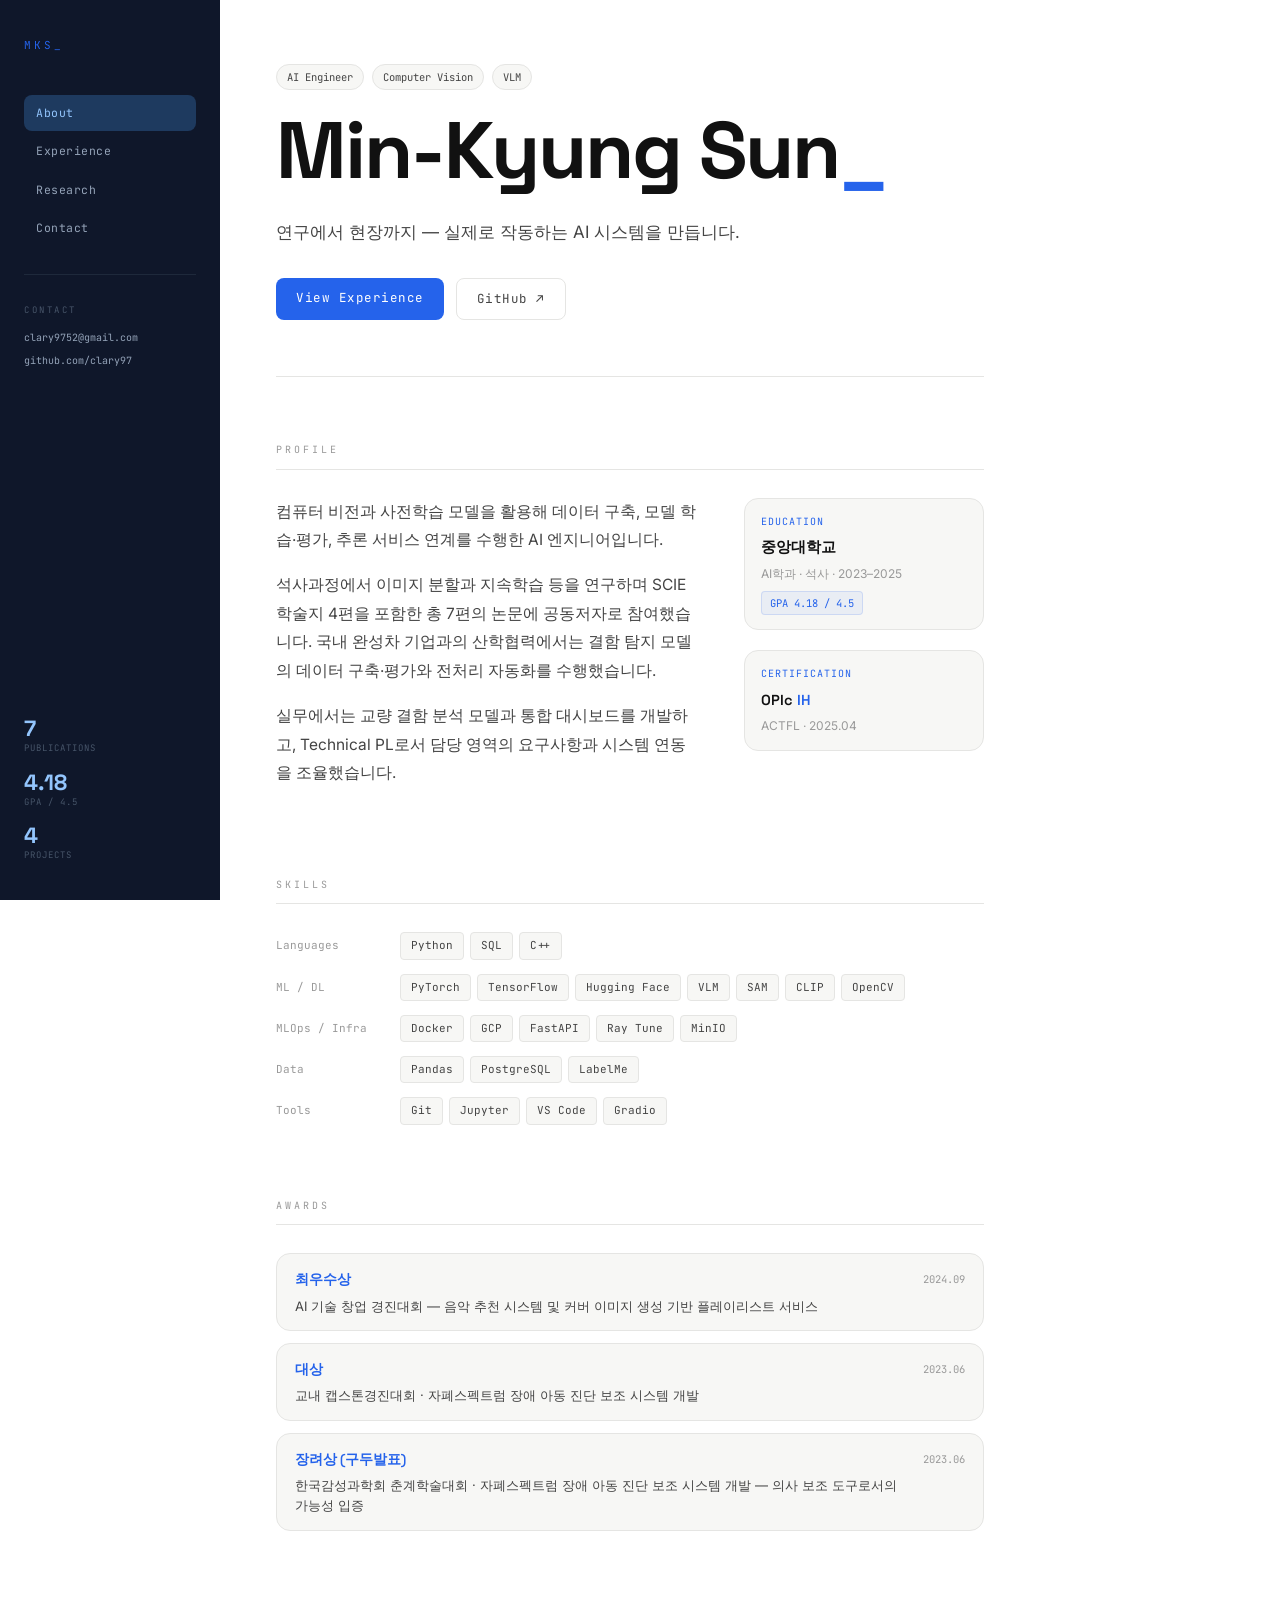
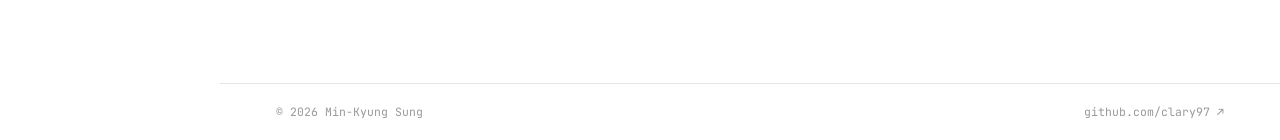
<file: index.html>
<!DOCTYPE html>
<html lang="en">
<head>
<meta charset="UTF-8">
<meta name="viewport" content="width=device-width, initial-scale=1.0">
<title>Min-Kyung Sung — AI Engineer</title>
<link href="https://fonts.googleapis.com/css2?family=Space+Grotesk:wght@400;500;600;700&family=Inter:wght@300;400;500&family=JetBrains+Mono:wght@400;500&display=swap" rel="stylesheet">
<style>
/* ── TOKENS ── */
:root {
  --bg:          #ffffff;
  --surface:     #f7f7f5;
  --surface-2:   #efefed;
  --border:      #e5e5e3;
  --accent:      #2563eb;
  --accent-dim:  #1d4ed8;
  --accent-glow: #2563eb10;
  --text:        #111111;
  --text-mid:    #444444;
  --text-faint:  #999999;
  --green:       #16a34a;
  --side-bg:     #0f172a;   /* 사이드바 배경 */
  --side-text:   #f1f5f9;
  --side-mid:    #94a3b8;
  --side-faint:  #475569;
  --side-border: #1e293b;
  --mono:        'JetBrains Mono', monospace;
  --sans:        'Inter', sans-serif;
  --display:     'Space Grotesk', sans-serif;
  --radius:      8px;
  --radius-lg:   14px;
  --side-w:      220px;
}

*, *::before, *::after { box-sizing: border-box; margin: 0; padding: 0; }
html { scroll-behavior: smooth; }

/* ── 전체 레이아웃: 사이드바 + 메인 ── */
body {
  font-family: var(--sans);
  background: var(--bg);
  color: var(--text);
  font-size: 16px;
  line-height: 1.75;
  -webkit-font-smoothing: antialiased;
  display: grid;
  grid-template-columns: var(--side-w) 1fr;
  min-height: 100vh;
}

/* ── SIDEBAR ── */
.sidebar {
  background: var(--side-bg);
  position: fixed;
  top: 0; left: 0;
  width: var(--side-w);
  height: 100vh;
  display: flex;
  flex-direction: column;
  padding: 36px 24px;
  overflow-y: auto;
  z-index: 100;
}

.side-logo {
  font-family: var(--mono);
  font-size: 11px;
  color: var(--accent);
  letter-spacing: 3px;
  text-decoration: none;
  margin-bottom: 40px;
}

.side-nav {
  display: flex;
  flex-direction: column;
  gap: 2px;
  list-style: none;
}

.side-nav a {
  display: block;
  font-family: var(--mono);
  font-size: 11.5px;
  color: var(--side-mid);
  text-decoration: none;
  padding: 8px 12px;
  border-radius: var(--radius);
  letter-spacing: 0.5px;
  transition: color 0.15s, background 0.15s;
}

.side-nav a:hover  { color: var(--side-text); background: var(--side-border); }
.side-nav a.active { color: #93c5fd; background: #1e3a5f; }

/* 구분선 */
.side-divider {
  height: 1px;
  background: var(--side-border);
  margin: 28px 0;
}

.side-section-label {
  font-family: var(--mono);
  font-size: 9px;
  color: var(--side-faint);
  letter-spacing: 2.5px;
  margin-bottom: 10px;
}

.side-contact { display: flex; flex-direction: column; gap: 6px; }

.side-contact a,
.side-contact span {
  font-family: var(--mono);
  font-size: 10px;
  color: var(--side-mid);
  text-decoration: none;
  word-break: break-all;
  transition: color 0.15s;
}
.side-contact a:hover { color: var(--side-text); }

/* 사이드바 하단 핵심 수치 */
.side-stats { display: flex; flex-direction: column; gap: 14px; margin-top: auto; padding-top: 28px; }

.side-stat-num {
  font-family: var(--display);
  font-size: 22px;
  font-weight: 700;
  color: #93c5fd;
  line-height: 1;
}
.side-stat-label {
  font-family: var(--mono);
  font-size: 9px;
  color: var(--side-faint);
  letter-spacing: 1px;
  margin-top: 2px;
}

/* ── MAIN (우측 스크롤 영역) ── */
main {
  grid-column: 2;
  padding: 0 56px 80px;
  max-width: 820px;
}

/* ── HERO: 이름 크게 ── */
.hero {
  padding: 64px 0 56px;
  border-bottom: 1px solid var(--border);
  margin-bottom: 64px;
}

.hero-eyebrow {
  display: flex;
  gap: 8px;
  flex-wrap: wrap;
  margin-bottom: 20px;
}

.hero-name {
  font-family: var(--display);
  font-size: clamp(48px, 7vw, 80px);   /* C처럼 크게 */
  font-weight: 700;
  line-height: 1.0;
  letter-spacing: -2px;
  color: var(--text);
  margin-bottom: 20px;
  min-height: 1.1em;
}

.hero-name .accent-char { color: var(--accent); }

.hero-sub {
  font-size: 17px;
  color: var(--text-mid);
  line-height: 1.65;
  margin-bottom: 32px;
  max-width: 520px;
}

.hero-cta {
  display: flex;
  gap: 12px;
  flex-wrap: wrap;
}

.btn {
  font-family: var(--mono);
  font-size: 12.5px;
  padding: 9px 20px;
  border-radius: var(--radius);
  text-decoration: none;
  border: none;
  cursor: pointer;
  transition: all 0.15s;
  letter-spacing: 0.5px;
}
.btn-primary { background: var(--accent); color: #fff; }
.btn-primary:hover { background: var(--accent-dim); }
.btn-ghost {
  background: transparent;
  color: var(--text-mid);
  border: 1px solid var(--border);
}
.btn-ghost:hover { border-color: var(--accent); color: var(--accent); }

/* ── SECTIONS ── */
.section { margin-bottom: 72px; }

.section-label {
  font-size: 10px;
  color: var(--text-faint);
  letter-spacing: 3px;
  margin-bottom: 28px;
  border-bottom: 1px solid var(--border);
  padding-bottom: 10px;
}

/* ── PAGE HERO (내부 페이지용) ── */
.page-hero {
  padding: 56px 0 44px;
  border-bottom: 1px solid var(--border);
  margin-bottom: 56px;
}
.page-eyebrow {
  font-size: 11px;
  color: var(--accent);
  letter-spacing: 1px;
  margin-bottom: 10px;
}
.page-title {
  font-family: var(--display);
  font-size: clamp(30px, 4vw, 46px);
  font-weight: 700;
  line-height: 1.1;
  letter-spacing: -0.5px;
}
.page-subtitle {
  font-size: 15px;
  color: var(--text-mid);
  margin-top: 10px;
}

/* ── PROFILE ── */
.profile-grid {
  display: grid;
  grid-template-columns: 1fr 240px;
  gap: 48px;
  align-items: start;
}

.profile-text p {
  color: var(--text-mid);
  margin-bottom: 16px;
  font-size: 15.5px;
  line-height: 1.85;
}
.profile-text em { font-style: italic; color: var(--text); }

.profile-motto {
  color: var(--text) !important;
  font-size: 14.5px !important;
  border-left: 2px solid var(--accent);
  padding-left: 16px !important;
  margin-top: 24px !important;
}

.profile-meta { display: flex; flex-direction: column; gap: 20px; }

.meta-block {
  border: 1px solid var(--border);
  border-radius: var(--radius-lg);
  padding: 14px 16px;
  background: var(--surface);
}
.meta-label {
  font-size: 10px;
  color: var(--accent);
  letter-spacing: 1px;
  margin-bottom: 5px;
}
.meta-value {
  font-family: var(--display);
  font-size: 14.5px;
  font-weight: 600;
  color: var(--text);
}
.meta-value .accent { color: var(--accent); }
.meta-sub {
  font-size: 12px;
  color: var(--text-faint);
  margin-top: 2px;
}
.gpa-badge {
  display: inline-block;
  margin-top: 7px;
  font-size: 10.5px;
  color: var(--accent);
  background: var(--accent-glow);
  border: 1px solid #2563eb25;
  padding: 2px 8px;
  border-radius: 4px;
}

/* ── SKILLS ── */
.skills-grid { display: flex; flex-direction: column; gap: 14px; }
.skill-group { display: grid; grid-template-columns: 110px 1fr; gap: 14px; align-items: start; }
.skill-group-label {
  font-family: var(--mono);
  font-size: 11px;
  color: var(--text-faint);
  padding-top: 4px;
}
.tags { display: flex; flex-wrap: wrap; gap: 6px; }
.tag {
  font-family: var(--mono);
  font-size: 11px;
  background: var(--surface);
  color: var(--text-mid);
  border: 1px solid var(--border);
  padding: 3px 10px;
  border-radius: 4px;
}
.tag.tag-sm { font-size: 10px; padding: 2px 8px; }

/* ── AWARDS ── */
.awards-list { display: flex; flex-direction: column; gap: 12px; }
.award-item {
  display: flex;
  justify-content: space-between;
  align-items: flex-start;
  gap: 20px;
  padding: 14px 18px;
  border: 1px solid var(--border);
  border-radius: var(--radius-lg);
  background: var(--surface);
  transition: border-color 0.15s;
}
.award-item:hover { border-color: #2563eb50; }
.award-left { display: flex; flex-direction: column; gap: 4px; }
.award-rank {
  font-family: var(--display);
  font-size: 13.5px;
  font-weight: 600;
  color: var(--accent);
}
.award-desc { font-size: 13px; color: var(--text-mid); line-height: 1.55; }
.award-date { font-size: 10.5px; color: var(--text-faint); white-space: nowrap; margin-top: 2px; }

/* ── EXPERIENCE ── */
.exp-entry {
  display: grid;
  grid-template-columns: 100px 1fr;
  gap: 0 28px;
  margin-bottom: 60px;
}
.exp-entry:last-child { margin-bottom: 0; }
.exp-sidebar { display: flex; flex-direction: column; align-items: flex-end; }
.exp-period {
  font-size: 10.5px;
  color: var(--text-faint);
  text-align: right;
  line-height: 1.6;
  padding-top: 4px;
}
.exp-line {
  flex: 1; width: 1px;
  background: var(--border);
  margin: 10px 0 0;
  align-self: center;
  margin-right: -1px;
}
.exp-header {
  display: flex;
  justify-content: space-between;
  align-items: flex-start;
  margin-bottom: 10px;
}
.exp-company {
  font-family: var(--display);
  font-size: 18px;
  font-weight: 600;
  color: var(--text);
}
.exp-role {
  font-size: 11.5px;
  color: var(--accent);
  letter-spacing: 0.5px;
  margin-top: 2px;
}
.status-badge {
  font-family: var(--mono);
  font-size: 10px;
  color: #16a34a;
  background: #f0fdf4;
  border: 1px solid #bbf7d0;
  padding: 2px 10px;
  border-radius: 20px;
}
.research-focus {
  font-size: 11.5px;
  color: var(--accent);
  margin-bottom: 18px;
  font-style: italic;
}
.project-card {
  border: 1px solid var(--border);
  border-radius: var(--radius-lg);
  padding: 18px 20px;
  background: var(--surface);
  margin-bottom: 12px;
  transition: border-color 0.15s;
}
.project-card:hover { border-color: #2563eb50; }
.project-card:last-child { margin-bottom: 0; }
.project-card-header {
  display: flex;
  justify-content: space-between;
  align-items: flex-start;
  gap: 14px;
  margin-bottom: 12px;
  flex-wrap: wrap;
}
.project-name {
  font-family: var(--display);
  font-size: 13.5px;
  font-weight: 600;
  color: var(--text);
  line-height: 1.4;
}
.project-period {
  display: block;
  font-size: 10.5px;
  color: var(--text-faint);
  margin-top: 2px;
}
.project-tags { display: flex; flex-wrap: wrap; gap: 4px; }
.bullet-list { list-style: none; display: flex; flex-direction: column; gap: 10px; }
.bullet-list li {
  font-size: 13.5px;
  color: var(--text-mid);
  line-height: 1.7;
  padding-left: 16px;
  position: relative;
}
.bullet-list li::before {
  content: '▸';
  position: absolute;
  left: 0;
  color: var(--accent);
  font-size: 10px;
  top: 4px;
}
.bullet-title {
  display: inline;
  font-weight: 600;
  color: var(--text);
  margin-right: 6px;
}
.metrics-row {
  display: flex;
  gap: 24px;
  margin-top: 14px;
  padding-top: 14px;
  border-top: 1px solid var(--border);
  flex-wrap: wrap;
}
.metric { display: flex; flex-direction: column; }
.metric-val {
  font-family: var(--display);
  font-size: 19px;
  font-weight: 700;
  color: var(--accent);
  line-height: 1;
}
.metric-label {
  font-family: var(--mono);
  font-size: 10px;
  color: var(--text-faint);
  margin-top: 3px;
  letter-spacing: 0.3px;
}

/* ── PUBLICATIONS ── */
.pub-filters { display: flex; gap: 6px; margin-bottom: 28px; flex-wrap: wrap; }
.filter-btn {
  font-family: var(--mono);
  font-size: 11.5px;
  background: transparent;
  color: var(--text-mid);
  border: 1px solid var(--border);
  padding: 5px 14px;
  border-radius: var(--radius);
  cursor: pointer;
  transition: all 0.15s;
}
.filter-btn:hover { border-color: #2563eb50; color: var(--text); }
.filter-btn.active { background: var(--accent-glow); border-color: #2563eb50; color: var(--accent); }
.pub-list { display: flex; flex-direction: column; gap: 2px; }
.pub-item {
  display: grid;
  grid-template-columns: 32px 1fr;
  gap: 18px;
  padding: 18px;
  border-radius: var(--radius-lg);
  border: 1px solid transparent;
  transition: all 0.15s;
  align-items: start;
}
.pub-item:hover { background: var(--surface); border-color: var(--border); }
.pub-item.hidden { display: none; }
.pub-number { font-size: 11.5px; color: var(--text-faint); padding-top: 2px; }
.pub-venue-row { display: flex; align-items: baseline; gap: 8px; margin-bottom: 5px; }
.pub-venue {
  font-family: var(--mono);
  font-size: 10.5px;
  padding: 2px 7px;
  border-radius: 4px;
  font-style: italic;
}
.pub-venue.journal   { background: var(--accent-glow); color: var(--accent); border: 1px solid #2563eb25; }
.pub-venue.conference{ background: #f3f0ff; color: #6d28d9; border: 1px solid #ddd6fe; }
.pub-year { font-size: 10.5px; color: var(--text-faint); }
.pub-title {
  font-family: var(--display);
  font-size: 13.5px;
  font-weight: 500;
  color: var(--text);
  line-height: 1.55;
  margin-bottom: 5px;
}
.pub-authors { font-size: 12px; color: var(--text-faint); line-height: 1.5; }
.pub-authors strong { color: var(--text-mid); font-weight: 600; }

/* ── CONTACT ── */
.contact-section { max-width: 580px; }
.contact-grid { display: grid; grid-template-columns: repeat(3, 1fr); gap: 14px; }
.contact-card {
  display: flex;
  flex-direction: column;
  align-items: flex-start;
  gap: 7px;
  padding: 20px 18px;
  border: 1px solid var(--border);
  border-radius: var(--radius-lg);
  background: var(--surface);
  text-decoration: none;
  transition: all 0.15s;
}
.contact-card:not(.no-link):hover { border-color: #2563eb50; background: var(--surface-2); }
.contact-icon { font-size: 18px; color: var(--accent); margin-bottom: 2px; }
.contact-label { font-size: 10px; color: var(--accent); letter-spacing: 1px; }
.contact-value { font-size: 12.5px; color: var(--text-mid); word-break: break-all; }

/* ── FOOTER ── */
.footer {
  border-top: 1px solid var(--border);
  padding: 18px 56px;
  display: flex;
  justify-content: space-between;
  align-items: center;
  font-size: 11.5px;
  color: var(--text-faint);
  grid-column: 2;
}
.footer-link { color: var(--text-faint); text-decoration: none; transition: color 0.15s; }
.footer-link:hover { color: var(--accent); }

/* ── UTIL ── */
.mono { font-family: var(--mono); }
.tag-pill {
  font-size: 10.5px;
  background: var(--surface);
  color: var(--text-mid);
  border: 1px solid var(--border);
  padding: 3px 10px;
  border-radius: 20px;
}
.accent { color: var(--accent); }
.cursor-blink { animation: blink 1.1s step-end infinite; color: var(--accent); }
@keyframes blink { 0%,100%{opacity:1} 50%{opacity:0} }

/* ── RESPONSIVE ── */
@media (max-width: 768px) {
  body { grid-template-columns: 1fr; }
  .sidebar {
    position: static;
    width: 100%;
    height: auto;
    flex-direction: row;
    align-items: center;
    padding: 0 20px;
    height: 56px;
    border-bottom: 1px solid var(--side-border);
  }
  .side-logo { margin-bottom: 0; margin-right: 20px; }
  .side-nav { flex-direction: row; gap: 0; }
  .side-nav a { padding: 6px 10px; font-size: 10.5px; }
  .side-divider, .side-section-label, .side-contact, .side-stats { display: none; }
  main { grid-column: 1; padding: 0 20px 60px; }
  .profile-grid { grid-template-columns: 1fr; }
  .exp-entry { grid-template-columns: 1fr; }
  .exp-sidebar { flex-direction: row; align-items: center; gap: 10px; margin-bottom: 12px; }
  .exp-period { text-align: left; }
  .exp-line { flex:1; height:1px; width:auto; margin:0; }
  .contact-grid { grid-template-columns: 1fr; }
  .footer { grid-column: 1; padding: 16px 20px; flex-direction: column; gap: 6px; }
}

</style>
</head>
<body>

<aside class="sidebar">
  <a href="index.html" class="side-logo mono">MKS_</a>
  <ul class="side-nav">
    <li><a href="index.html" class="active">About</a></li>
    <li><a href="experience.html">Experience</a></li>
    <li><a href="research.html">Research</a></li>
    <li><a href="contact.html">Contact</a></li>
  </ul>
  <div class="side-divider"></div>
  <div class="side-section-label">CONTACT</div>
  <div class="side-contact">
    <a href="mailto:clary9752@gmail.com">clary9752@gmail.com</a>
    <a href="https://github.com/clary97" target="_blank">github.com/clary97</a>
  </div>
  <div class="side-stats">
    <div>
      <div class="side-stat-num">7</div>
      <div class="side-stat-label">PUBLICATIONS</div>
    </div>
    <div>
      <div class="side-stat-num">4.18</div>
      <div class="side-stat-label">GPA / 4.5</div>
    </div>
    <div>
      <div class="side-stat-num">4</div>
      <div class="side-stat-label">PROJECTS</div>
    </div>
  </div>
</aside>

<main>
  <section class="hero">
    <div class="hero-eyebrow">
      <span class="mono tag-pill">AI Engineer</span>
      <span class="mono tag-pill">Computer Vision</span>
      <span class="mono tag-pill">VLM</span>
    </div>
    <h1 class="hero-name" id="hero-name"></h1>
    <p class="hero-sub">연구에서 현장까지 — 실제로 작동하는 AI 시스템을 만듭니다.</p>
    <div class="hero-cta">
      <a href="experience.html" class="btn btn-primary">View Experience</a>
      <a href="https://github.com/clary97" target="_blank" class="btn btn-ghost">GitHub ↗</a>
    </div>
  </section>

  <section class="section">
    <div class="section-label mono">PROFILE</div>
    <div class="profile-grid">
      <div class="profile-text">
        <p>컴퓨터 비전과 사전학습 모델을 활용해 데이터 구축, 모델 학습·평가, 추론 서비스 연계를 수행한 AI 엔지니어입니다.</p>
        <p>석사과정에서 이미지 분할과 지속학습 등을 연구하며 SCIE 학술지 4편을 포함한 총 7편의 논문에 공동저자로 참여했습니다. 국내 완성차 기업과의 산학협력에서는 결함 탐지 모델의 데이터 구축·평가와 전처리 자동화를 수행했습니다.</p>
        <p>실무에서는 교량 결함 분석 모델과 통합 대시보드를 개발하고, Technical PL로서 담당 영역의 요구사항과 시스템 연동을 조율했습니다.</p>
      </div>
      <div class="profile-meta">
        <div class="meta-block">
          <div class="meta-label mono">EDUCATION</div>
          <div class="meta-value">중앙대학교</div>
          <div class="meta-sub">AI학과 · 석사 · 2023–2025</div>
          <span class="gpa-badge mono">GPA 4.18 / 4.5</span>
        </div>
        <div class="meta-block">
          <div class="meta-label mono">CERTIFICATION</div>
          <div class="meta-value">OPIc <span class="accent">IH</span></div>
          <div class="meta-sub">ACTFL · 2025.04</div>
        </div>
      </div>
    </div>
  </section>

  <section class="section">
    <div class="section-label mono">SKILLS</div>
    <div class="skills-grid">
      <div class="skill-group">
        <div class="skill-group-label">Languages</div>
        <div class="tags"><span class="tag">Python</span><span class="tag">SQL</span><span class="tag">C++</span></div>
      </div>
      <div class="skill-group">
        <div class="skill-group-label">ML / DL</div>
        <div class="tags"><span class="tag">PyTorch</span><span class="tag">TensorFlow</span><span class="tag">Hugging Face</span><span class="tag">VLM</span><span class="tag">SAM</span><span class="tag">CLIP</span><span class="tag">OpenCV</span></div>
      </div>
      <div class="skill-group">
        <div class="skill-group-label">MLOps / Infra</div>
        <div class="tags"><span class="tag">Docker</span><span class="tag">GCP</span><span class="tag">FastAPI</span><span class="tag">Ray Tune</span><span class="tag">MinIO</span></div>
      </div>
      <div class="skill-group">
        <div class="skill-group-label">Data</div>
        <div class="tags"><span class="tag">Pandas</span><span class="tag">PostgreSQL</span><span class="tag">LabelMe</span></div>
      </div>
      <div class="skill-group">
        <div class="skill-group-label">Tools</div>
        <div class="tags"><span class="tag">Git</span><span class="tag">Jupyter</span><span class="tag">VS Code</span><span class="tag">Gradio</span></div>
      </div>
    </div>
  </section>

  <section class="section">
    <div class="section-label mono">AWARDS</div>
    <div class="awards-list">
      <div class="award-item">
        <div class="award-left">
          <span class="award-rank">최우수상</span>
          <span class="award-desc">AI 기술 창업 경진대회 — 음악 추천 시스템 및 커버 이미지 생성 기반 플레이리스트 서비스</span>
        </div>
        <span class="award-date mono">2024.09</span>
      </div>
      <div class="award-item">
        <div class="award-left">
          <span class="award-rank">대상</span>
          <span class="award-desc">교내 캡스톤경진대회 · 자폐스펙트럼 장애 아동 진단 보조 시스템 개발</span>
        </div>
        <span class="award-date mono">2023.06</span>
      </div>
      <div class="award-item">
        <div class="award-left">
          <span class="award-rank">장려상 (구두발표)</span>
          <span class="award-desc">한국감성과학회 춘계학술대회 · 자폐스펙트럼 장애 아동 진단 보조 시스템 개발 — 의사 보조 도구로서의 가능성 입증</span>
        </div>
        <span class="award-date mono">2023.06</span>
      </div>
    </div>
  </section>
</main>

<footer class="footer">
  <span class="mono">© 2026 Min-Kyung Sung</span>
  <a href="https://github.com/clary97" target="_blank" class="mono footer-link">github.com/clary97 ↗</a>
</footer>

<script>
// Typewriter effect for hero name
const el = document.getElementById('hero-name');
if (el) {
  const text = 'Min-Kyung Sung';
  let i = 0;
  const type = () => {
    if (i <= text.length) {
      el.innerHTML = text.slice(0, i) + '<span class="cursor-blink">_</span>';
      i++;
      setTimeout(type, i === 1 ? 400 : 60);
    } else {
      setTimeout(() => {
        el.innerHTML = text + '<span class="accent-char">.</span>';
      }, 800);
    }
  };
  setTimeout(type, 300);
}

// Publication filter
document.querySelectorAll('.filter-btn').forEach(btn => {
  btn.addEventListener('click', () => {
    document.querySelectorAll('.filter-btn').forEach(b => b.classList.remove('active'));
    btn.classList.add('active');
    const filter = btn.dataset.filter;
    document.querySelectorAll('.pub-item').forEach(item => {
      item.classList.toggle('hidden', filter !== 'all' && item.dataset.type !== filter);
    });
  });
});

// Mobile nav toggle
const toggle = document.querySelector('.nav-toggle');
const links  = document.querySelector('.nav-links');
if (toggle && links) {
  toggle.addEventListener('click', () => links.classList.toggle('open'));
  document.addEventListener('click', e => {
    if (!toggle.contains(e.target) && !links.contains(e.target)) {
      links.classList.remove('open');
    }
  });
}

</script>
</body>
</html>
</file>
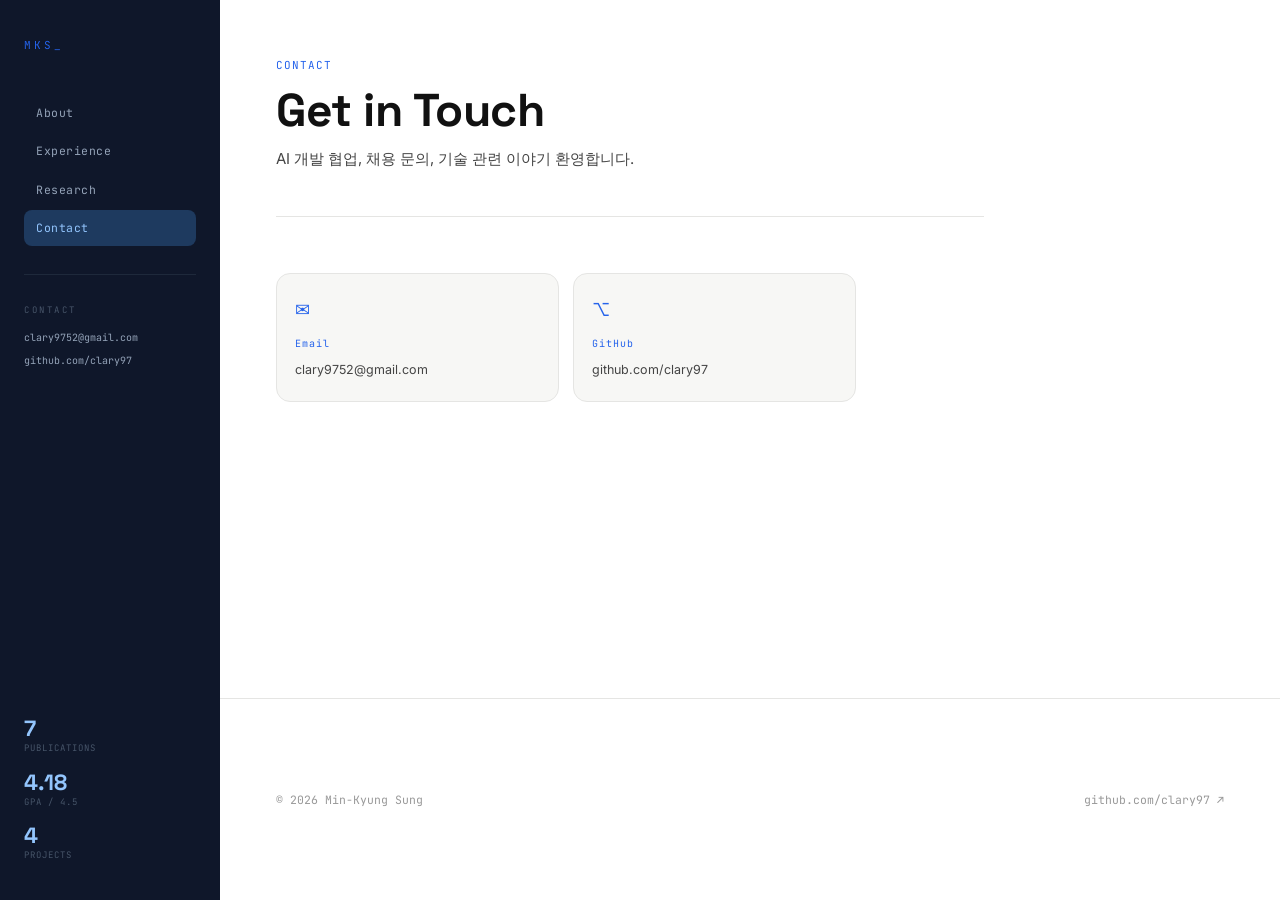
<file: contact.html>
<!DOCTYPE html>
<html lang="en">
<head>
<meta charset="UTF-8">
<meta name="viewport" content="width=device-width, initial-scale=1.0">
<title>Contact — Min-Kyung Sung</title>
<link href="https://fonts.googleapis.com/css2?family=Space+Grotesk:wght@400;500;600;700&family=Inter:wght@300;400;500&family=JetBrains+Mono:wght@400;500&display=swap" rel="stylesheet">
<link rel="stylesheet" href="css/main.css">
</head>
<body><aside class="sidebar">
  <a href="index.html" class="side-logo mono">MKS_</a>
  <ul class="side-nav">
    <li><a href="index.html">About</a></li>
    <li><a href="experience.html">Experience</a></li>
    <li><a href="research.html">Research</a></li>
    <li><a href="contact.html" class="active">Contact</a></li>
  </ul>
  <div class="side-divider"></div>
  <div class="side-section-label">CONTACT</div>
  <div class="side-contact">
    <a href="mailto:clary9752@gmail.com">clary9752@gmail.com</a>
    <a href="https://github.com/clary97" target="_blank">github.com/clary97</a>
  </div>
  <div class="side-stats">
    <div><div class="side-stat-num">7</div><div class="side-stat-label">PUBLICATIONS</div></div>
    <div><div class="side-stat-num">4.18</div><div class="side-stat-label">GPA / 4.5</div></div>
    <div><div class="side-stat-num">4</div><div class="side-stat-label">PROJECTS</div></div>
  </div>
</aside>
<main>
  <section class="page-hero">
    <div class="page-eyebrow mono">CONTACT</div>
    <h1 class="page-title">Get in Touch</h1>
    <p class="page-subtitle">AI 개발 협업, 채용 문의, 기술 관련 이야기 환영합니다.</p>
  </section>
  <section class="section contact-section">
    <div class="contact-grid">
      <a href="mailto:clary9752@gmail.com" class="contact-card">
        <div class="contact-icon">✉</div>
        <div class="contact-label mono">Email</div>
        <div class="contact-value">clary9752@gmail.com</div>
      </a>
      <a href="https://github.com/clary97" target="_blank" class="contact-card">
        <div class="contact-icon">⌥</div>
        <div class="contact-label mono">GitHub</div>
        <div class="contact-value">github.com/clary97</div>
      </a>
    </div>
  </section>
</main>
<footer class="footer">
  <span class="mono">© 2026 Min-Kyung Sung</span>
  <a href="https://github.com/clary97" target="_blank" class="mono footer-link">github.com/clary97 ↗</a>
</footer>
<script src="js/main.js"></script>
</body>
</html>
</file>
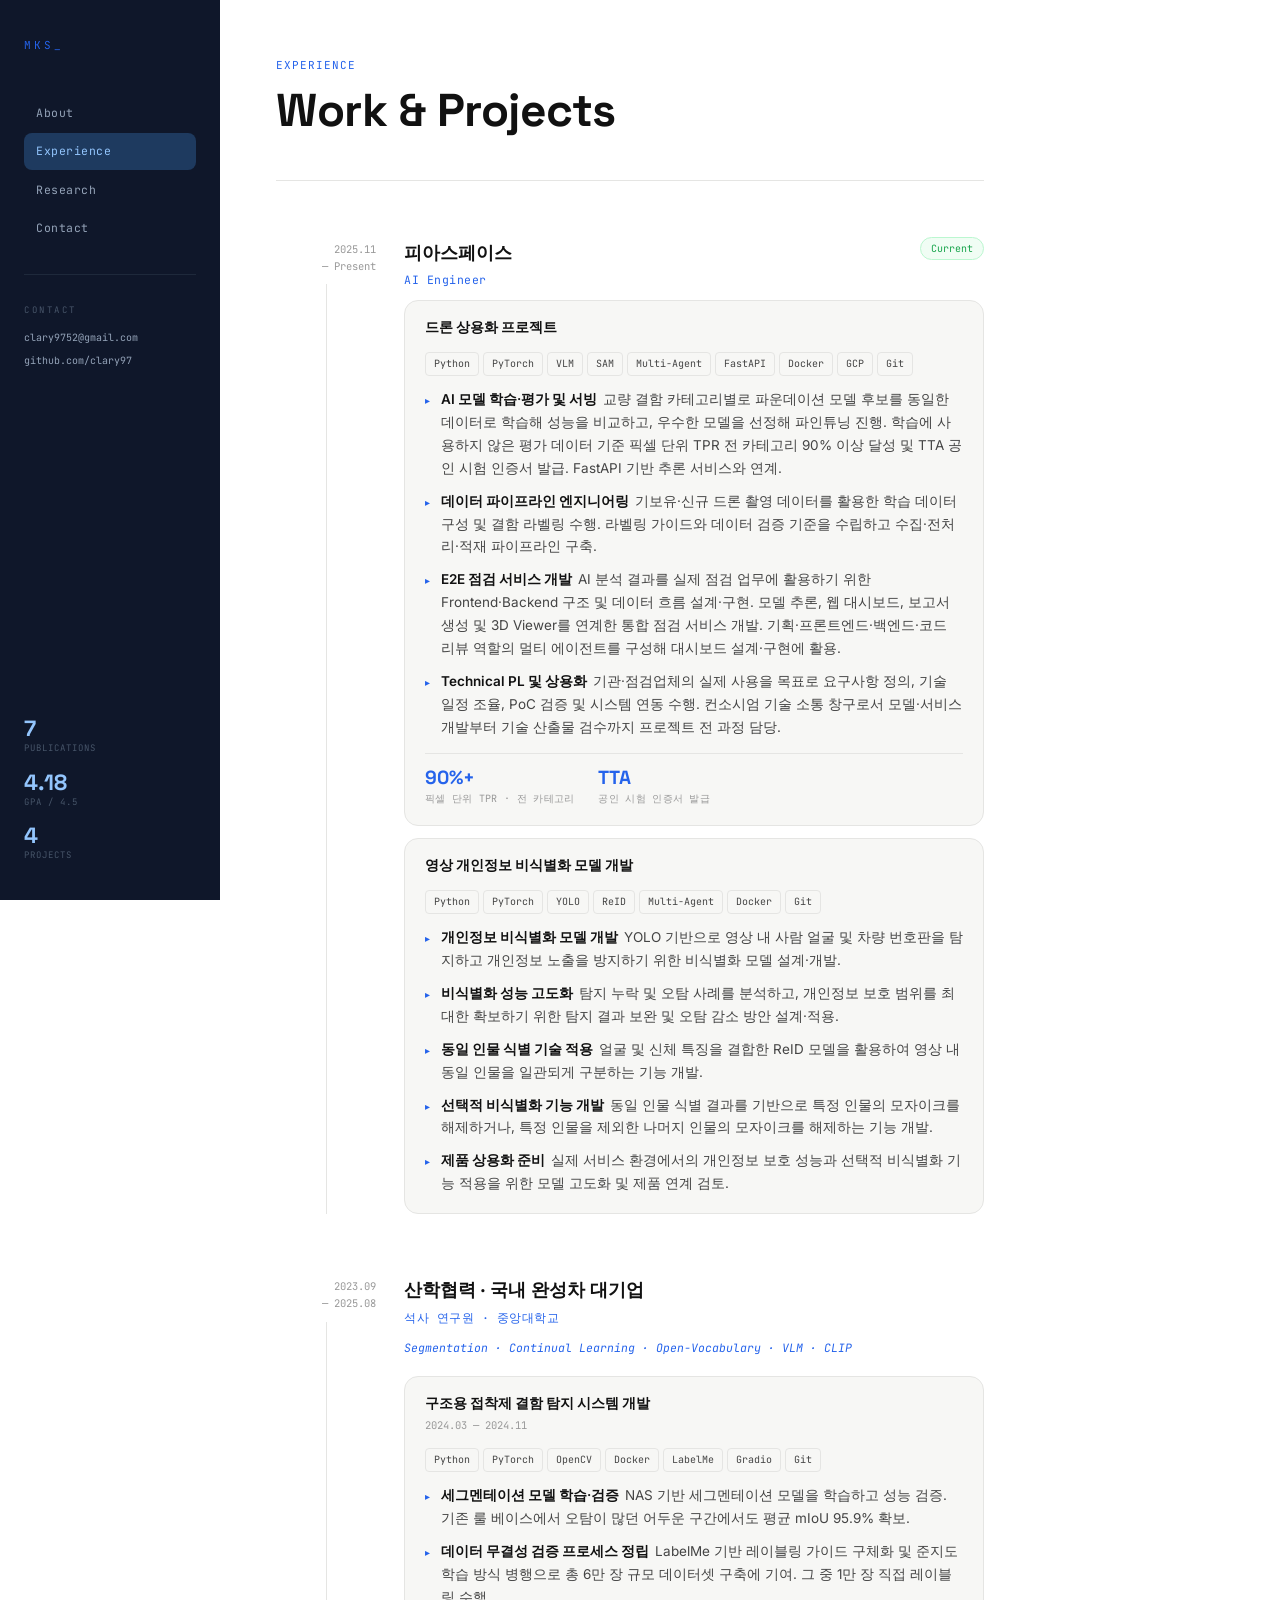
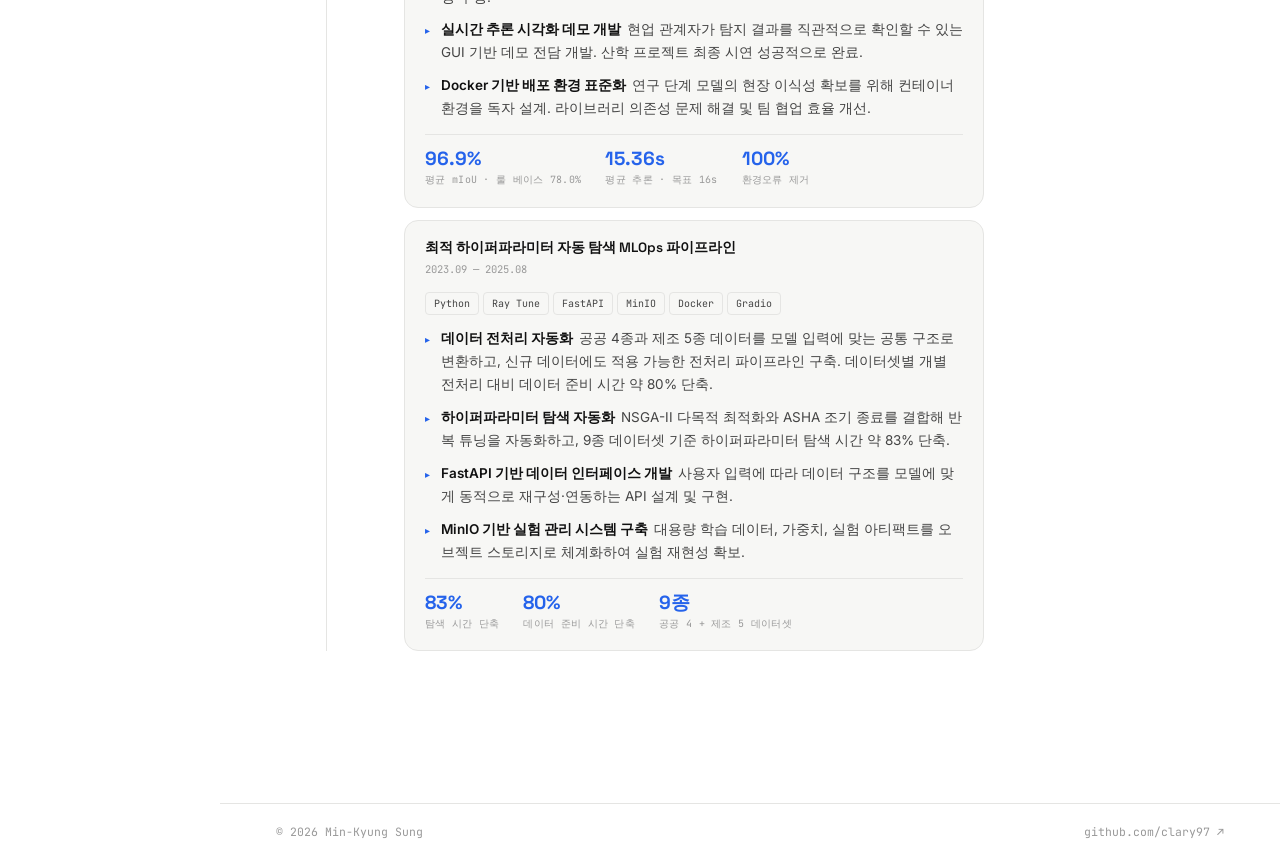
<file: experience.html>
<!DOCTYPE html>
<html lang="en">
<head>
<meta charset="UTF-8">
<meta name="viewport" content="width=device-width, initial-scale=1.0">
<title>Experience — Min-Kyung Sung</title>
<link href="https://fonts.googleapis.com/css2?family=Space+Grotesk:wght@400;500;600;700&family=Inter:wght@300;400;500&family=JetBrains+Mono:wght@400;500&display=swap" rel="stylesheet">
<link rel="stylesheet" href="css/main.css">
</head>
<body><aside class="sidebar">
  <a href="index.html" class="side-logo mono">MKS_</a>
  <ul class="side-nav">
    <li><a href="index.html">About</a></li>
    <li><a href="experience.html" class="active">Experience</a></li>
    <li><a href="research.html">Research</a></li>
    <li><a href="contact.html">Contact</a></li>
  </ul>
  <div class="side-divider"></div>
  <div class="side-section-label">CONTACT</div>
  <div class="side-contact">
    <a href="mailto:clary9752@gmail.com">clary9752@gmail.com</a>
    <a href="https://github.com/clary97" target="_blank">github.com/clary97</a>
  </div>
  <div class="side-stats">
    <div><div class="side-stat-num">7</div><div class="side-stat-label">PUBLICATIONS</div></div>
    <div><div class="side-stat-num">4.18</div><div class="side-stat-label">GPA / 4.5</div></div>
    <div><div class="side-stat-num">4</div><div class="side-stat-label">PROJECTS</div></div>
  </div>
</aside>
<main>
  <section class="page-hero">
    <div class="page-eyebrow mono">EXPERIENCE</div>
    <h1 class="page-title">Work & Projects</h1>
  </section>

  <section class="section">
    <div class="exp-entry">
      <div class="exp-sidebar">
        <div class="exp-period mono">2025.11<br>— Present</div>
        <div class="exp-line"></div>
      </div>
      <div class="exp-main">
        <div class="exp-header">
          <div>
            <h2 class="exp-company">피아스페이스</h2>
            <div class="exp-role mono">AI Engineer</div>
          </div>
          <span class="status-badge">Current</span>
        </div>
        <div class="project-card">
          <div class="project-card-header">
            <h3 class="project-name">드론 상용화 프로젝트</h3>
            <div class="project-tags">
              <span class="tag tag-sm">Python</span><span class="tag tag-sm">PyTorch</span><span class="tag tag-sm">VLM</span><span class="tag tag-sm">SAM</span><span class="tag tag-sm">Multi-Agent</span><span class="tag tag-sm">FastAPI</span><span class="tag tag-sm">Docker</span><span class="tag tag-sm">GCP</span><span class="tag tag-sm">Git</span>
            </div>
          </div>
          <ul class="bullet-list">
            <li><span class="bullet-title">AI 모델 학습·평가 및 서빙</span>교량 결함 카테고리별로 파운데이션 모델 후보를 동일한 데이터로 학습해 성능을 비교하고, 우수한 모델을 선정해 파인튜닝 진행. 학습에 사용하지 않은 평가 데이터 기준 픽셀 단위 TPR 전 카테고리 90% 이상 달성 및 TTA 공인 시험 인증서 발급. FastAPI 기반 추론 서비스와 연계.</li>
            <li><span class="bullet-title">데이터 파이프라인 엔지니어링</span>기보유·신규 드론 촬영 데이터를 활용한 학습 데이터 구성 및 결함 라벨링 수행. 라벨링 가이드와 데이터 검증 기준을 수립하고 수집·전처리·적재 파이프라인 구축.</li>
            <li><span class="bullet-title">E2E 점검 서비스 개발</span>AI 분석 결과를 실제 점검 업무에 활용하기 위한 Frontend·Backend 구조 및 데이터 흐름 설계·구현. 모델 추론, 웹 대시보드, 보고서 생성 및 3D Viewer를 연계한 통합 점검 서비스 개발. 기획·프론트엔드·백엔드·코드 리뷰 역할의 멀티 에이전트를 구성해 대시보드 설계·구현에 활용.</li>
            <li><span class="bullet-title">Technical PL 및 상용화</span>기관·점검업체의 실제 사용을 목표로 요구사항 정의, 기술 일정 조율, PoC 검증 및 시스템 연동 수행. 컨소시엄 기술 소통 창구로서 모델·서비스 개발부터 기술 산출물 검수까지 프로젝트 전 과정 담당.</li>
          </ul>
          <div class="metrics-row">
            <div class="metric"><span class="metric-val">90%+</span><span class="metric-label">픽셀 단위 TPR · 전 카테고리</span></div>
            <div class="metric"><span class="metric-val">TTA</span><span class="metric-label">공인 시험 인증서 발급</span></div>
          </div>
        </div>
        <div class="project-card">
          <div class="project-card-header">
            <h3 class="project-name">영상 개인정보 비식별화 모델 개발</h3>
            <div class="project-tags">
              <span class="tag tag-sm">Python</span><span class="tag tag-sm">PyTorch</span><span class="tag tag-sm">YOLO</span><span class="tag tag-sm">ReID</span><span class="tag tag-sm">Multi-Agent</span><span class="tag tag-sm">Docker</span><span class="tag tag-sm">Git</span>
            </div>
          </div>
          <ul class="bullet-list">
            <li><span class="bullet-title">개인정보 비식별화 모델 개발</span>YOLO 기반으로 영상 내 사람 얼굴 및 차량 번호판을 탐지하고 개인정보 노출을 방지하기 위한 비식별화 모델 설계·개발.</li>
            <li><span class="bullet-title">비식별화 성능 고도화</span>탐지 누락 및 오탐 사례를 분석하고, 개인정보 보호 범위를 최대한 확보하기 위한 탐지 결과 보완 및 오탐 감소 방안 설계·적용.</li>
            <li><span class="bullet-title">동일 인물 식별 기술 적용</span>얼굴 및 신체 특징을 결합한 ReID 모델을 활용하여 영상 내 동일 인물을 일관되게 구분하는 기능 개발.</li>
            <li><span class="bullet-title">선택적 비식별화 기능 개발</span>동일 인물 식별 결과를 기반으로 특정 인물의 모자이크를 해제하거나, 특정 인물을 제외한 나머지 인물의 모자이크를 해제하는 기능 개발.</li>
            <li><span class="bullet-title">제품 상용화 준비</span>실제 서비스 환경에서의 개인정보 보호 성능과 선택적 비식별화 기능 적용을 위한 모델 고도화 및 제품 연계 검토.</li>
          </ul>
        </div>
      </div>
    </div>

    <div class="exp-entry">
      <div class="exp-sidebar">
        <div class="exp-period mono">2023.09<br>— 2025.08</div>
        <div class="exp-line"></div>
      </div>
      <div class="exp-main">
        <div class="exp-header">
          <div>
            <h2 class="exp-company">산학협력 · 국내 완성차 대기업</h2>
            <div class="exp-role mono">석사 연구원 · 중앙대학교</div>
          </div>
        </div>
        <div class="research-focus mono">Segmentation · Continual Learning · Open-Vocabulary · VLM · CLIP</div>
        <div class="project-card">
          <div class="project-card-header">
            <div>
              <h3 class="project-name">구조용 접착제 결함 탐지 시스템 개발</h3>
              <span class="project-period mono">2024.03 — 2024.11</span>
            </div>
            <div class="project-tags">
              <span class="tag tag-sm">Python</span><span class="tag tag-sm">PyTorch</span><span class="tag tag-sm">OpenCV</span><span class="tag tag-sm">Docker</span><span class="tag tag-sm">LabelMe</span><span class="tag tag-sm">Gradio</span><span class="tag tag-sm">Git</span>
            </div>
          </div>
          <ul class="bullet-list">
            <li><span class="bullet-title">세그멘테이션 모델 학습·검증</span>NAS 기반 세그멘테이션 모델을 학습하고 성능 검증. 기존 룰 베이스에서 오탐이 많던 어두운 구간에서도 평균 mIoU 95.9% 확보.</li>
            <li><span class="bullet-title">데이터 무결성 검증 프로세스 정립</span>LabelMe 기반 레이블링 가이드 구체화 및 준지도 학습 방식 병행으로 총 6만 장 규모 데이터셋 구축에 기여. 그 중 1만 장 직접 레이블링 수행.</li>
            <li><span class="bullet-title">실시간 추론 시각화 데모 개발</span>현업 관계자가 탐지 결과를 직관적으로 확인할 수 있는 GUI 기반 데모 전담 개발. 산학 프로젝트 최종 시연 성공적으로 완료.</li>
            <li><span class="bullet-title">Docker 기반 배포 환경 표준화</span>연구 단계 모델의 현장 이식성 확보를 위해 컨테이너 환경을 독자 설계. 라이브러리 의존성 문제 해결 및 팀 협업 효율 개선.</li>
          </ul>
          <div class="metrics-row">
            <div class="metric"><span class="metric-val">96.9%</span><span class="metric-label">평균 mIoU · 룰 베이스 78.0%</span></div>
            <div class="metric"><span class="metric-val">15.36s</span><span class="metric-label">평균 추론 · 목표 16s</span></div>
            <div class="metric"><span class="metric-val">100%</span><span class="metric-label">환경오류 제거</span></div>
          </div>
        </div>
        <div class="project-card">
          <div class="project-card-header">
            <div>
              <h3 class="project-name">최적 하이퍼파라미터 자동 탐색 MLOps 파이프라인</h3>
              <span class="project-period mono">2023.09 — 2025.08</span>
            </div>
            <div class="project-tags">
              <span class="tag tag-sm">Python</span><span class="tag tag-sm">Ray Tune</span><span class="tag tag-sm">FastAPI</span><span class="tag tag-sm">MinIO</span><span class="tag tag-sm">Docker</span><span class="tag tag-sm">Gradio</span>
            </div>
          </div>
          <ul class="bullet-list">
            <li><span class="bullet-title">데이터 전처리 자동화</span>공공 4종과 제조 5종 데이터를 모델 입력에 맞는 공통 구조로 변환하고, 신규 데이터에도 적용 가능한 전처리 파이프라인 구축. 데이터셋별 개별 전처리 대비 데이터 준비 시간 약 80% 단축.</li>
            <li><span class="bullet-title">하이퍼파라미터 탐색 자동화</span>NSGA-II 다목적 최적화와 ASHA 조기 종료를 결합해 반복 튜닝을 자동화하고, 9종 데이터셋 기준 하이퍼파라미터 탐색 시간 약 83% 단축.</li>
            <li><span class="bullet-title">FastAPI 기반 데이터 인터페이스 개발</span>사용자 입력에 따라 데이터 구조를 모델에 맞게 동적으로 재구성·연동하는 API 설계 및 구현.</li>
            <li><span class="bullet-title">MinIO 기반 실험 관리 시스템 구축</span>대용량 학습 데이터, 가중치, 실험 아티팩트를 오브젝트 스토리지로 체계화하여 실험 재현성 확보.</li>
          </ul>
          <div class="metrics-row">
            <div class="metric"><span class="metric-val">83%</span><span class="metric-label">탐색 시간 단축</span></div>
            <div class="metric"><span class="metric-val">80%</span><span class="metric-label">데이터 준비 시간 단축</span></div>
            <div class="metric"><span class="metric-val">9종</span><span class="metric-label">공공 4 + 제조 5 데이터셋</span></div>
          </div>
        </div>
      </div>
    </div>
  </section>
</main>
<footer class="footer">
  <span class="mono">© 2026 Min-Kyung Sung</span>
  <a href="https://github.com/clary97" target="_blank" class="mono footer-link">github.com/clary97 ↗</a>
</footer>
<script src="js/main.js"></script>
</body>
</html>
</file>
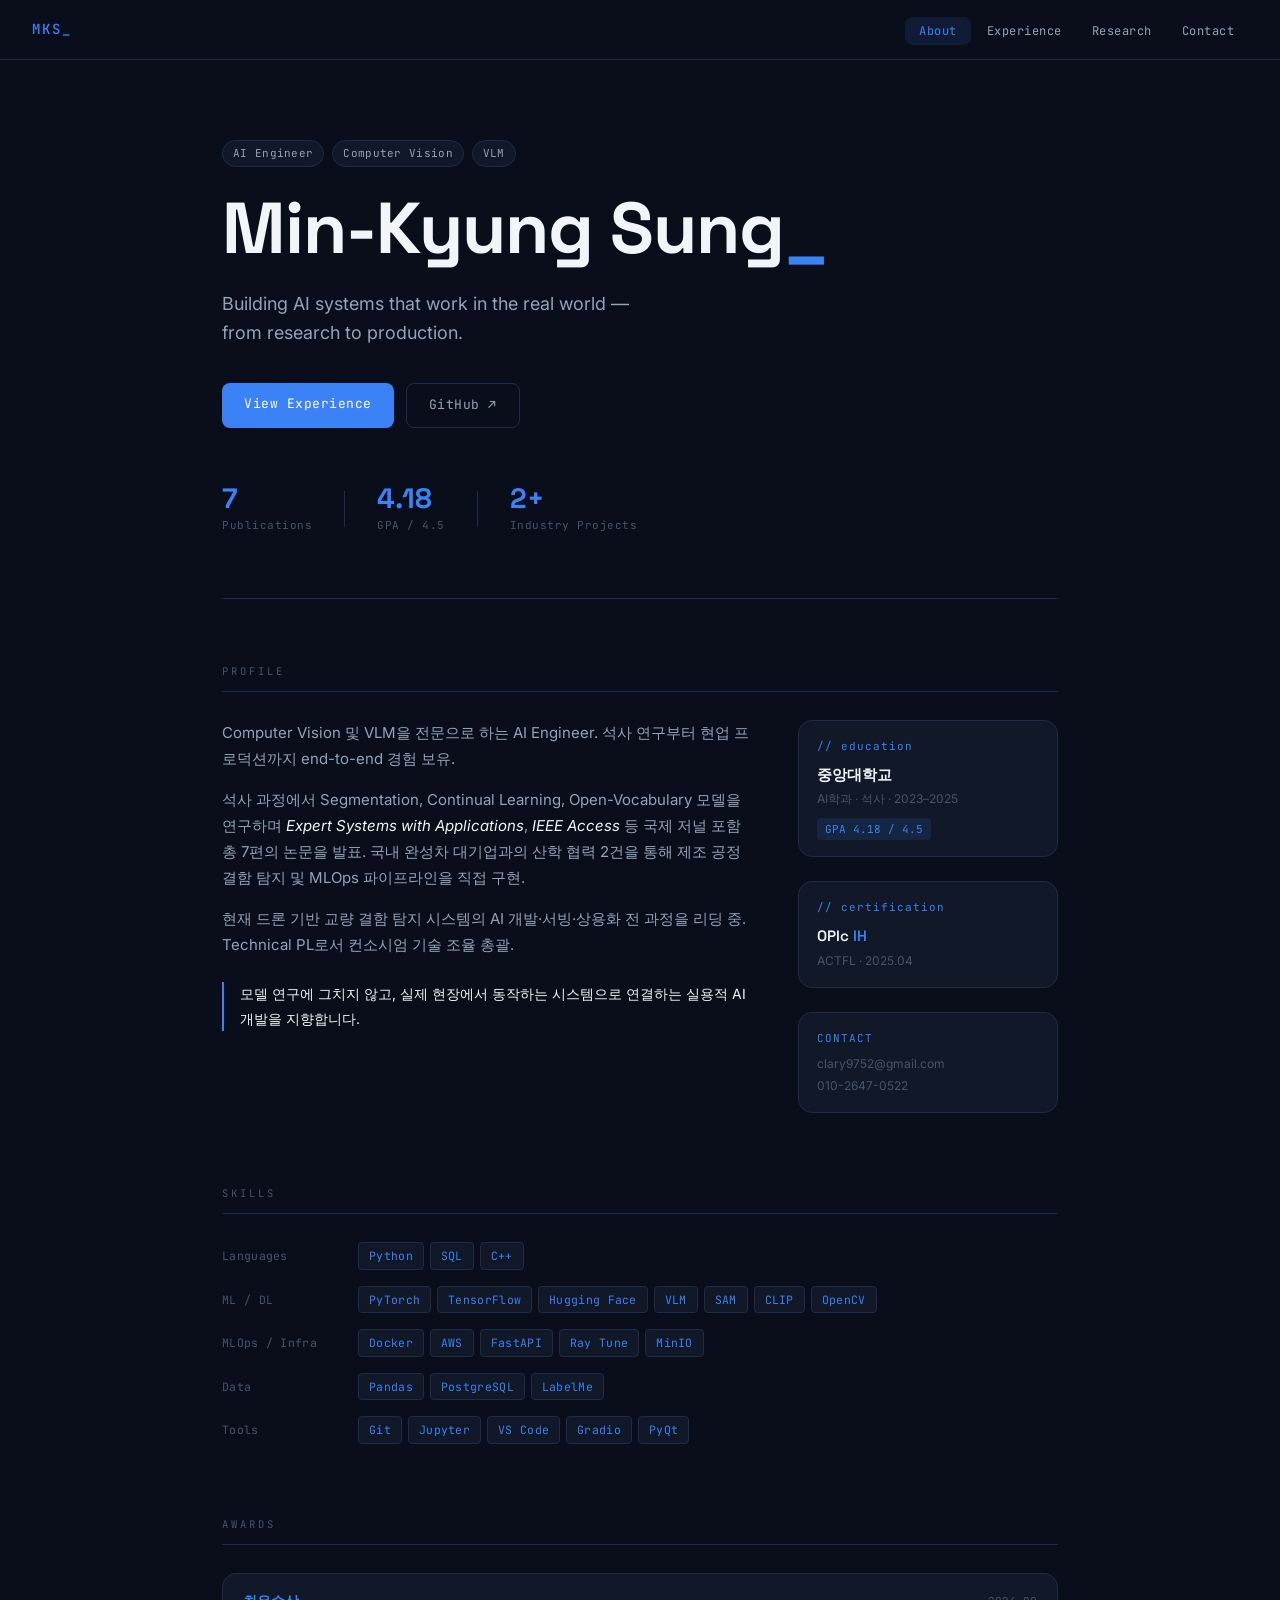
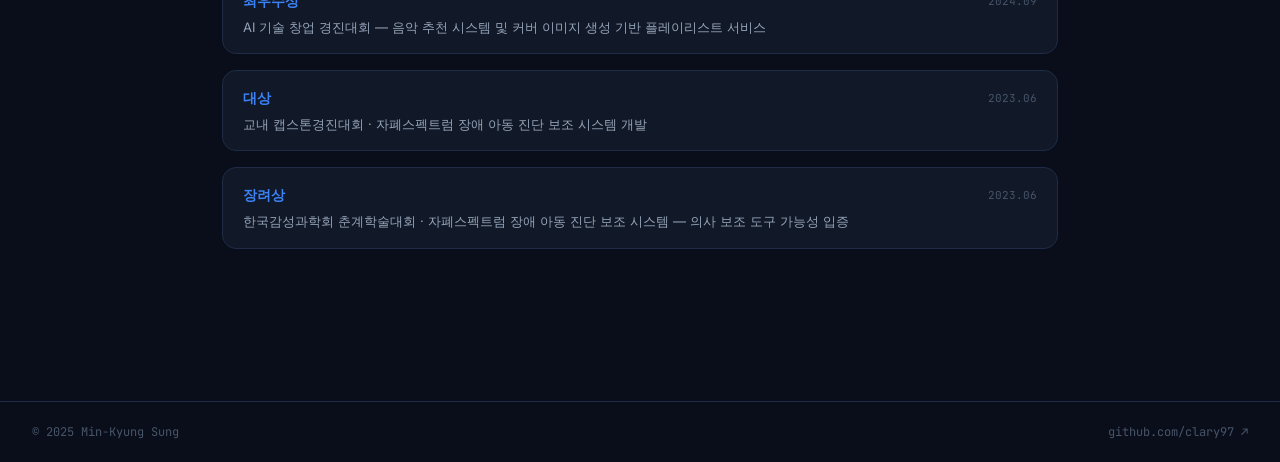
<file: portfolio_about.html>
<!DOCTYPE html>
<html lang="en">
<head>
<meta charset="UTF-8">
<meta name="viewport" content="width=device-width, initial-scale=1.0">
<title>Min-Kyung Sung — AI Engineer</title>
<link href="https://fonts.googleapis.com/css2?family=Space+Grotesk:wght@300;400;500;600;700&family=Inter:wght@300;400;500&family=JetBrains+Mono:wght@400;500&display=swap" rel="stylesheet">
<style>
/* ── TOKENS ── */
:root {
  --bg:         #0a0e1a;
  --surface:    #111827;
  --surface-2:  #1a2235;
  --border:     #1e2d45;
  --accent:     #3b82f6;
  --accent-dim: #1d4ed8;
  --accent-glow:#3b82f620;
  --text:       #f1f5f9;
  --text-mid:   #94a3b8;
  --text-faint: #475569;
  --green:      #10b981;
  --mono:       'JetBrains Mono', monospace;
  --sans:       'Inter', sans-serif;
  --display:    'Space Grotesk', sans-serif;
  --radius:     8px;
  --radius-lg:  14px;
}

*, *::before, *::after { box-sizing: border-box; margin: 0; padding: 0; }

html { scroll-behavior: smooth; }

body {
  font-family: var(--sans);
  background: var(--bg);
  color: var(--text);
  font-size: 15px;
  line-height: 1.7;
  -webkit-font-smoothing: antialiased;
  min-height: 100vh;
  display: flex;
  flex-direction: column;
}

main { flex: 1; max-width: 900px; margin: 0 auto; width: 100%; padding: 0 32px 80px; }

/* ── NAV ── */
.nav {
  display: flex;
  align-items: center;
  justify-content: space-between;
  padding: 0 32px;
  height: 60px;
  border-bottom: 1px solid var(--border);
  position: sticky;
  top: 0;
  background: var(--bg);
  z-index: 100;
  backdrop-filter: blur(8px);
}

.nav-logo {
  font-family: var(--mono);
  font-size: 14px;
  font-weight: 500;
  color: var(--accent);
  text-decoration: none;
  letter-spacing: 2px;
}

.nav-links {
  display: flex;
  gap: 2px;
  list-style: none;
}

.nav-links a {
  font-family: var(--mono);
  font-size: 12px;
  color: var(--text-mid);
  text-decoration: none;
  padding: 6px 14px;
  border-radius: var(--radius);
  transition: color 0.15s, background 0.15s;
  letter-spacing: 0.5px;
}

.nav-links a:hover { color: var(--text); background: var(--surface); }
.nav-links a.active { color: var(--accent); background: var(--accent-glow); }

.nav-toggle { display: none; background: none; border: none; color: var(--text-mid); font-size: 18px; cursor: pointer; }

/* ── CURSOR BLINK ── */
.cursor-blink {
  animation: blink 1.1s step-end infinite;
  color: var(--accent);
}
@keyframes blink { 0%, 100% { opacity: 1; } 50% { opacity: 0; } }

/* ── HERO ── */
.hero {
  padding: 80px 0 64px;
  border-bottom: 1px solid var(--border);
  margin-bottom: 64px;
}

.hero-eyebrow {
  display: flex;
  gap: 8px;
  flex-wrap: wrap;
  margin-bottom: 24px;
}

.hero-name {
  font-family: var(--display);
  font-size: clamp(40px, 7vw, 72px);
  font-weight: 700;
  line-height: 1.05;
  letter-spacing: -1px;
  color: var(--text);
  margin-bottom: 20px;
  min-height: 1.1em;
}

.hero-name .accent-char { color: var(--accent); }

.hero-sub {
  font-size: 18px;
  color: var(--text-mid);
  line-height: 1.6;
  margin-bottom: 36px;
  max-width: 480px;
}

.hero-cta {
  display: flex;
  gap: 12px;
  margin-bottom: 56px;
  flex-wrap: wrap;
}

.btn {
  font-family: var(--mono);
  font-size: 13px;
  padding: 10px 22px;
  border-radius: var(--radius);
  text-decoration: none;
  border: none;
  cursor: pointer;
  transition: all 0.15s;
  letter-spacing: 0.5px;
}

.btn-primary {
  background: var(--accent);
  color: #fff;
}
.btn-primary:hover { background: var(--accent-dim); }

.btn-ghost {
  background: transparent;
  color: var(--text-mid);
  border: 1px solid var(--border);
}
.btn-ghost:hover { border-color: var(--accent); color: var(--accent); }

.hero-stats {
  display: flex;
  align-items: center;
  gap: 32px;
}

.stat { display: flex; flex-direction: column; }
.stat-num {
  font-family: var(--display);
  font-size: 28px;
  font-weight: 700;
  color: var(--accent);
  line-height: 1;
}
.stat-label {
  font-family: var(--mono);
  font-size: 11px;
  color: var(--text-faint);
  margin-top: 4px;
  letter-spacing: 0.5px;
}
.stat-divider {
  width: 1px;
  height: 36px;
  background: var(--border);
}

/* ── SECTIONS ── */
.section {
  margin-bottom: 72px;
}

.section-label {
  font-size: 10.5px;
  color: var(--text-faint);
  letter-spacing: 3px;
  margin-bottom: 28px;
  border-bottom: 1px solid var(--border);
  padding-bottom: 10px;
}

/* ── PAGE HERO ── */
.page-hero {
  padding: 56px 0 48px;
  border-bottom: 1px solid var(--border);
  margin-bottom: 56px;
}

.page-eyebrow {
  font-size: 12px;
  color: var(--accent);
  letter-spacing: 1px;
  margin-bottom: 12px;
}

.page-title {
  font-family: var(--display);
  font-size: clamp(32px, 5vw, 52px);
  font-weight: 700;
  line-height: 1.1;
  letter-spacing: -0.5px;
}

.page-subtitle {
  font-size: 16px;
  color: var(--text-mid);
  margin-top: 12px;
}

/* ── PROFILE ── */
.profile-grid {
  display: grid;
  grid-template-columns: 1fr 260px;
  gap: 48px;
  align-items: start;
}

.profile-text p {
  color: var(--text-mid);
  margin-bottom: 14px;
  font-size: 15px;
  line-height: 1.75;
}

.profile-text em { font-style: italic; color: var(--text); }

.profile-motto {
  color: var(--text) !important;
  font-size: 14px !important;
  border-left: 2px solid var(--accent);
  padding-left: 16px !important;
  margin-top: 24px !important;
}

.profile-meta { display: flex; flex-direction: column; gap: 24px; }

.meta-block {
  border: 1px solid var(--border);
  border-radius: var(--radius-lg);
  padding: 16px 18px;
  background: var(--surface);
}

.meta-label {
  font-size: 11px;
  color: var(--accent);
  letter-spacing: 1px;
  margin-bottom: 6px;
}

.meta-value {
  font-family: var(--display);
  font-size: 15px;
  font-weight: 600;
  color: var(--text);
}

.meta-value .accent { color: var(--accent); }

.meta-sub {
  font-size: 12px;
  color: var(--text-faint);
  margin-top: 2px;
}

.gpa-badge {
  display: inline-block;
  margin-top: 8px;
  font-size: 11px;
  color: var(--accent);
  background: var(--accent-glow);
  border: 1px solid var(--accent)40;
  padding: 2px 8px;
  border-radius: 4px;
}

/* ── SKILLS ── */
.skills-grid { display: flex; flex-direction: column; gap: 16px; }

.skill-group { display: grid; grid-template-columns: 120px 1fr; gap: 16px; align-items: start; }

.skill-group-label {
  font-family: var(--mono);
  font-size: 11.5px;
  color: var(--text-faint);
  padding-top: 4px;
  letter-spacing: 0.3px;
}

.tags { display: flex; flex-wrap: wrap; gap: 6px; }

.tag {
  font-family: var(--mono);
  font-size: 11.5px;
  background: var(--surface);
  color: var(--accent);
  border: 1px solid var(--border);
  padding: 3px 10px;
  border-radius: 4px;
  letter-spacing: 0.3px;
}

.tag.tag-sm {
  font-size: 10.5px;
  padding: 2px 8px;
}

/* ── AWARDS ── */
.awards-list { display: flex; flex-direction: column; gap: 16px; }

.award-item {
  display: flex;
  justify-content: space-between;
  align-items: flex-start;
  gap: 24px;
  padding: 16px 20px;
  border: 1px solid var(--border);
  border-radius: var(--radius-lg);
  background: var(--surface);
  transition: border-color 0.15s;
}

.award-item:hover { border-color: var(--accent)60; }

.award-left { display: flex; flex-direction: column; gap: 4px; }

.award-rank {
  font-family: var(--display);
  font-size: 14px;
  font-weight: 600;
  color: var(--accent);
}

.award-desc {
  font-size: 13px;
  color: var(--text-mid);
  line-height: 1.5;
}

.award-date {
  font-size: 11px;
  color: var(--text-faint);
  white-space: nowrap;
  margin-top: 2px;
}

/* ── EXPERIENCE TIMELINE ── */
.exp-entry {
  display: grid;
  grid-template-columns: 110px 1fr;
  gap: 0 32px;
  margin-bottom: 64px;
}

.exp-entry:last-child { margin-bottom: 0; }

.exp-sidebar { display: flex; flex-direction: column; align-items: flex-end; }

.exp-period {
  font-size: 11px;
  color: var(--text-faint);
  text-align: right;
  line-height: 1.6;
  padding-top: 4px;
}

.exp-line {
  flex: 1;
  width: 1px;
  background: var(--border);
  margin: 12px 0 0;
  align-self: center;
  margin-right: -1px;
  position: relative;
}

.exp-main {}

.exp-header {
  display: flex;
  justify-content: space-between;
  align-items: flex-start;
  margin-bottom: 12px;
}

.exp-company {
  font-family: var(--display);
  font-size: 19px;
  font-weight: 600;
  color: var(--text);
}

.exp-role {
  font-size: 12px;
  color: var(--accent);
  letter-spacing: 0.5px;
  margin-top: 3px;
}

.status-badge {
  font-family: var(--mono);
  font-size: 10.5px;
  color: var(--green);
  background: #10b98120;
  border: 1px solid #10b98140;
  padding: 2px 10px;
  border-radius: 20px;
  letter-spacing: 0.5px;
}

.research-focus {
  font-size: 12px;
  color: var(--accent);
  margin-bottom: 20px;
  letter-spacing: 0.3px;
  font-style: italic;
}

.project-card {
  border: 1px solid var(--border);
  border-radius: var(--radius-lg);
  padding: 20px 22px;
  background: var(--surface);
  margin-bottom: 16px;
  transition: border-color 0.15s;
}

.project-card:hover { border-color: var(--accent)50; }
.project-card:last-child { margin-bottom: 0; }

.project-card-header {
  display: flex;
  justify-content: space-between;
  align-items: flex-start;
  gap: 16px;
  margin-bottom: 14px;
  flex-wrap: wrap;
}

.project-name {
  font-family: var(--display);
  font-size: 14px;
  font-weight: 600;
  color: var(--text);
  line-height: 1.4;
}

.project-period {
  display: block;
  font-size: 11px;
  color: var(--text-faint);
  margin-top: 3px;
}

.project-tags { display: flex; flex-wrap: wrap; gap: 5px; }

.bullet-list { list-style: none; display: flex; flex-direction: column; gap: 10px; }

.bullet-list li {
  font-size: 13px;
  color: var(--text-mid);
  line-height: 1.65;
  padding-left: 16px;
  position: relative;
}

.bullet-list li::before {
  content: '▸';
  position: absolute;
  left: 0;
  color: var(--accent);
  font-size: 11px;
  top: 3px;
}

.bullet-title {
  display: inline;
  font-weight: 600;
  color: var(--text);
  margin-right: 6px;
}

.metrics-row {
  display: flex;
  gap: 24px;
  margin-top: 16px;
  padding-top: 16px;
  border-top: 1px solid var(--border);
  flex-wrap: wrap;
}

.metric { display: flex; flex-direction: column; }

.metric-val {
  font-family: var(--display);
  font-size: 20px;
  font-weight: 700;
  color: var(--accent);
  line-height: 1;
}

.metric-label {
  font-family: var(--mono);
  font-size: 10.5px;
  color: var(--text-faint);
  margin-top: 3px;
  letter-spacing: 0.3px;
}

/* ── PUBLICATIONS ── */
.pub-filters {
  display: flex;
  gap: 6px;
  margin-bottom: 32px;
  flex-wrap: wrap;
}

.filter-btn {
  font-family: var(--mono);
  font-size: 12px;
  background: transparent;
  color: var(--text-mid);
  border: 1px solid var(--border);
  padding: 6px 16px;
  border-radius: var(--radius);
  cursor: pointer;
  transition: all 0.15s;
  letter-spacing: 0.5px;
}

.filter-btn:hover { border-color: var(--accent)60; color: var(--text); }
.filter-btn.active { background: var(--accent-glow); border-color: var(--accent)60; color: var(--accent); }

.pub-list { display: flex; flex-direction: column; gap: 2px; }

.pub-item {
  display: grid;
  grid-template-columns: 36px 1fr;
  gap: 20px;
  padding: 20px;
  border-radius: var(--radius-lg);
  border: 1px solid transparent;
  transition: all 0.15s;
  align-items: start;
}

.pub-item:hover { background: var(--surface); border-color: var(--border); }
.pub-item.hidden { display: none; }

.pub-number {
  font-size: 12px;
  color: var(--text-faint);
  padding-top: 2px;
}

.pub-venue-row {
  display: flex;
  align-items: baseline;
  gap: 10px;
  margin-bottom: 6px;
}

.pub-venue {
  font-family: var(--mono);
  font-size: 11px;
  padding: 2px 8px;
  border-radius: 4px;
  font-style: italic;
  letter-spacing: 0.3px;
}

.pub-venue.journal { background: var(--accent-glow); color: var(--accent); border: 1px solid var(--accent)30; }
.pub-venue.conference { background: #7c3aed20; color: #a78bfa; border: 1px solid #7c3aed30; }

.pub-year {
  font-size: 11px;
  color: var(--text-faint);
}

.pub-title {
  font-family: var(--display);
  font-size: 14px;
  font-weight: 500;
  color: var(--text);
  line-height: 1.5;
  margin-bottom: 6px;
}

.pub-authors {
  font-size: 12px;
  color: var(--text-faint);
  line-height: 1.5;
}

.pub-authors strong { color: var(--text); font-weight: 600; }

/* ── CONTACT ── */
.contact-section { max-width: 640px; }

.contact-grid {
  display: grid;
  grid-template-columns: repeat(3, 1fr);
  gap: 16px;
}

.contact-card {
  display: flex;
  flex-direction: column;
  align-items: flex-start;
  gap: 8px;
  padding: 24px 20px;
  border: 1px solid var(--border);
  border-radius: var(--radius-lg);
  background: var(--surface);
  text-decoration: none;
  transition: all 0.15s;
}

.contact-card:not(.no-link):hover {
  border-color: var(--accent)60;
  background: var(--surface-2);
}

.contact-icon {
  font-size: 20px;
  color: var(--accent);
  margin-bottom: 4px;
}

.contact-label {
  font-size: 11px;
  color: var(--accent);
  letter-spacing: 1px;
}

.contact-value {
  font-size: 13px;
  color: var(--text-mid);
  word-break: break-all;
}

/* ── FOOTER ── */
.footer {
  border-top: 1px solid var(--border);
  padding: 20px 32px;
  display: flex;
  justify-content: space-between;
  align-items: center;
  font-size: 12px;
  color: var(--text-faint);
}

.footer-link {
  color: var(--text-faint);
  text-decoration: none;
  transition: color 0.15s;
}

.footer-link:hover { color: var(--accent); }

/* ── UTIL ── */
.mono { font-family: var(--mono); }
.tag-pill {
  font-size: 11px;
  background: var(--surface);
  color: var(--text-mid);
  border: 1px solid var(--border);
  padding: 3px 10px;
  border-radius: 20px;
  letter-spacing: 0.3px;
}
.accent { color: var(--accent); }

/* ── RESPONSIVE ── */
@media (max-width: 680px) {
  main { padding: 0 20px 60px; }
  .nav { padding: 0 20px; }
  .nav-links { display: none; }
  .nav-links.open { display: flex; flex-direction: column; position: fixed; top: 60px; left: 0; right: 0; background: var(--bg); padding: 16px; border-bottom: 1px solid var(--border); z-index: 99; }
  .nav-toggle { display: block; }
  .profile-grid { grid-template-columns: 1fr; }
  .exp-entry { grid-template-columns: 1fr; }
  .exp-sidebar { flex-direction: row; align-items: center; gap: 12px; margin-bottom: 16px; }
  .exp-period { text-align: left; }
  .exp-line { flex: 1; height: 1px; width: auto; margin: 0; }
  .contact-grid { grid-template-columns: 1fr; }
  .hero-stats { flex-wrap: wrap; gap: 20px; }
  .footer { flex-direction: column; gap: 8px; text-align: center; }
}

</style>
</head>
<body>

<nav class="nav">
  <a href="index.html" class="nav-logo">MKS<span class="cursor-blink">_</span></a>
  <ul class="nav-links">
    <li><a href="index.html" class="active">About</a></li>
    <li><a href="experience.html">Experience</a></li>
    <li><a href="research.html">Research</a></li>
    <li><a href="contact.html">Contact</a></li>
  </ul>
  <button class="nav-toggle" aria-label="menu">☰</button>
</nav>

<main>
  <!-- HERO -->
  <section class="hero">
    <div class="hero-eyebrow">
      <span class="mono tag-pill">AI Engineer</span>
      <span class="mono tag-pill">Computer Vision</span>
      <span class="mono tag-pill">VLM</span>
    </div>
    <h1 class="hero-name" id="hero-name"></h1>
    <p class="hero-sub">Building AI systems that work in the real world —<br>from research to production.</p>
    <div class="hero-cta">
      <a href="experience.html" class="btn btn-primary">View Experience</a>
      <a href="https://github.com/clary97" target="_blank" class="btn btn-ghost">GitHub ↗</a>
    </div>
    <div class="hero-stats">
      <div class="stat"><span class="stat-num">7</span><span class="stat-label">Publications</span></div>
      <div class="stat-divider"></div>
      <div class="stat"><span class="stat-num">4.18</span><span class="stat-label">GPA / 4.5</span></div>
      <div class="stat-divider"></div>
      <div class="stat"><span class="stat-num">2+</span><span class="stat-label">Industry Projects</span></div>
    </div>
  </section>

  <!-- PROFILE -->
  <section class="section">
    <div class="section-label mono">PROFILE</div>
    <div class="profile-grid">
      <div class="profile-text">
        <p>Computer Vision 및 VLM을 전문으로 하는 AI Engineer. 석사 연구부터 현업 프로덕션까지 end-to-end 경험 보유.</p>
        <p>석사 과정에서 Segmentation, Continual Learning, Open-Vocabulary 모델을 연구하며 <em>Expert Systems with Applications</em>, <em>IEEE Access</em> 등 국제 저널 포함 총 7편의 논문을 발표. 국내 완성차 대기업과의 산학 협력 2건을 통해 제조 공정 결함 탐지 및 MLOps 파이프라인을 직접 구현.</p>
        <p>현재 드론 기반 교량 결함 탐지 시스템의 AI 개발·서빙·상용화 전 과정을 리딩 중. Technical PL로서 컨소시엄 기술 조율 총괄.</p>
        <p class="profile-motto">모델 연구에 그치지 않고, 실제 현장에서 동작하는 시스템으로 연결하는 실용적 AI 개발을 지향합니다.</p>
      </div>
      <div class="profile-meta">
        <div class="meta-block">
          <div class="meta-label mono">// education</div>
          <div class="meta-value">중앙대학교</div>
          <div class="meta-sub">AI학과 · 석사 · 2023–2025</div>
          <span class="gpa-badge mono">GPA 4.18 / 4.5</span>
        </div>
        <div class="meta-block">
          <div class="meta-label mono">// certification</div>
          <div class="meta-value">OPIc <span class="accent">IH</span></div>
          <div class="meta-sub">ACTFL · 2025.04</div>
        </div>
        <div class="meta-block">
          <div class="meta-label mono">CONTACT</div>
          <div class="meta-sub">clary9752@gmail.com</div>
          <div class="meta-sub">010-2647-0522</div>
        </div>
      </div>
    </div>
  </section>

  <!-- SKILLS -->
  <section class="section">
    <div class="section-label mono">SKILLS</div>
    <div class="skills-grid">
      <div class="skill-group">
        <div class="skill-group-label">Languages</div>
        <div class="tags"><span class="tag">Python</span><span class="tag">SQL</span><span class="tag">C++</span></div>
      </div>
      <div class="skill-group">
        <div class="skill-group-label">ML / DL</div>
        <div class="tags"><span class="tag">PyTorch</span><span class="tag">TensorFlow</span><span class="tag">Hugging Face</span><span class="tag">VLM</span><span class="tag">SAM</span><span class="tag">CLIP</span><span class="tag">OpenCV</span></div>
      </div>
      <div class="skill-group">
        <div class="skill-group-label">MLOps / Infra</div>
        <div class="tags"><span class="tag">Docker</span><span class="tag">AWS</span><span class="tag">FastAPI</span><span class="tag">Ray Tune</span><span class="tag">MinIO</span></div>
      </div>
      <div class="skill-group">
        <div class="skill-group-label">Data</div>
        <div class="tags"><span class="tag">Pandas</span><span class="tag">PostgreSQL</span><span class="tag">LabelMe</span></div>
      </div>
      <div class="skill-group">
        <div class="skill-group-label">Tools</div>
        <div class="tags"><span class="tag">Git</span><span class="tag">Jupyter</span><span class="tag">VS Code</span><span class="tag">Gradio</span><span class="tag">PyQt</span></div>
      </div>
    </div>
  </section>

  <!-- AWARDS -->
  <section class="section">
    <div class="section-label mono">AWARDS</div>
    <div class="awards-list">
      <div class="award-item">
        <div class="award-left">
          <span class="award-rank">최우수상</span>
          <span class="award-desc">AI 기술 창업 경진대회 — 음악 추천 시스템 및 커버 이미지 생성 기반 플레이리스트 서비스</span>
        </div>
        <span class="award-date mono">2024.09</span>
      </div>
      <div class="award-item">
        <div class="award-left">
          <span class="award-rank">대상</span>
          <span class="award-desc">교내 캡스톤경진대회 · 자폐스펙트럼 장애 아동 진단 보조 시스템 개발</span>
        </div>
        <span class="award-date mono">2023.06</span>
      </div>
      <div class="award-item">
        <div class="award-left">
          <span class="award-rank">장려상</span>
          <span class="award-desc">한국감성과학회 춘계학술대회 · 자폐스펙트럼 장애 아동 진단 보조 시스템 — 의사 보조 도구 가능성 입증</span>
        </div>
        <span class="award-date mono">2023.06</span>
      </div>
    </div>
  </section>
</main>

<footer class="footer">
  <span class="mono">© 2025 Min-Kyung Sung</span>
  <a href="https://github.com/clary97" target="_blank" class="mono footer-link">github.com/clary97 ↗</a>
</footer>

<script>
// Typewriter effect for hero name
const el = document.getElementById('hero-name');
if (el) {
  const text = 'Min-Kyung Sung';
  let i = 0;
  const type = () => {
    if (i <= text.length) {
      el.innerHTML = text.slice(0, i) + '<span class="cursor-blink">_</span>';
      i++;
      setTimeout(type, i === 1 ? 400 : 60);
    } else {
      setTimeout(() => {
        el.innerHTML = text + '<span class="accent-char">.</span>';
      }, 800);
    }
  };
  setTimeout(type, 300);
}

// Publication filter
document.querySelectorAll('.filter-btn').forEach(btn => {
  btn.addEventListener('click', () => {
    document.querySelectorAll('.filter-btn').forEach(b => b.classList.remove('active'));
    btn.classList.add('active');
    const filter = btn.dataset.filter;
    document.querySelectorAll('.pub-item').forEach(item => {
      item.classList.toggle('hidden', filter !== 'all' && item.dataset.type !== filter);
    });
  });
});

// Mobile nav toggle
const toggle = document.querySelector('.nav-toggle');
const links  = document.querySelector('.nav-links');
if (toggle && links) {
  toggle.addEventListener('click', () => links.classList.toggle('open'));
  document.addEventListener('click', e => {
    if (!toggle.contains(e.target) && !links.contains(e.target)) {
      links.classList.remove('open');
    }
  });
}

</script>
</body>
</html>
</file>
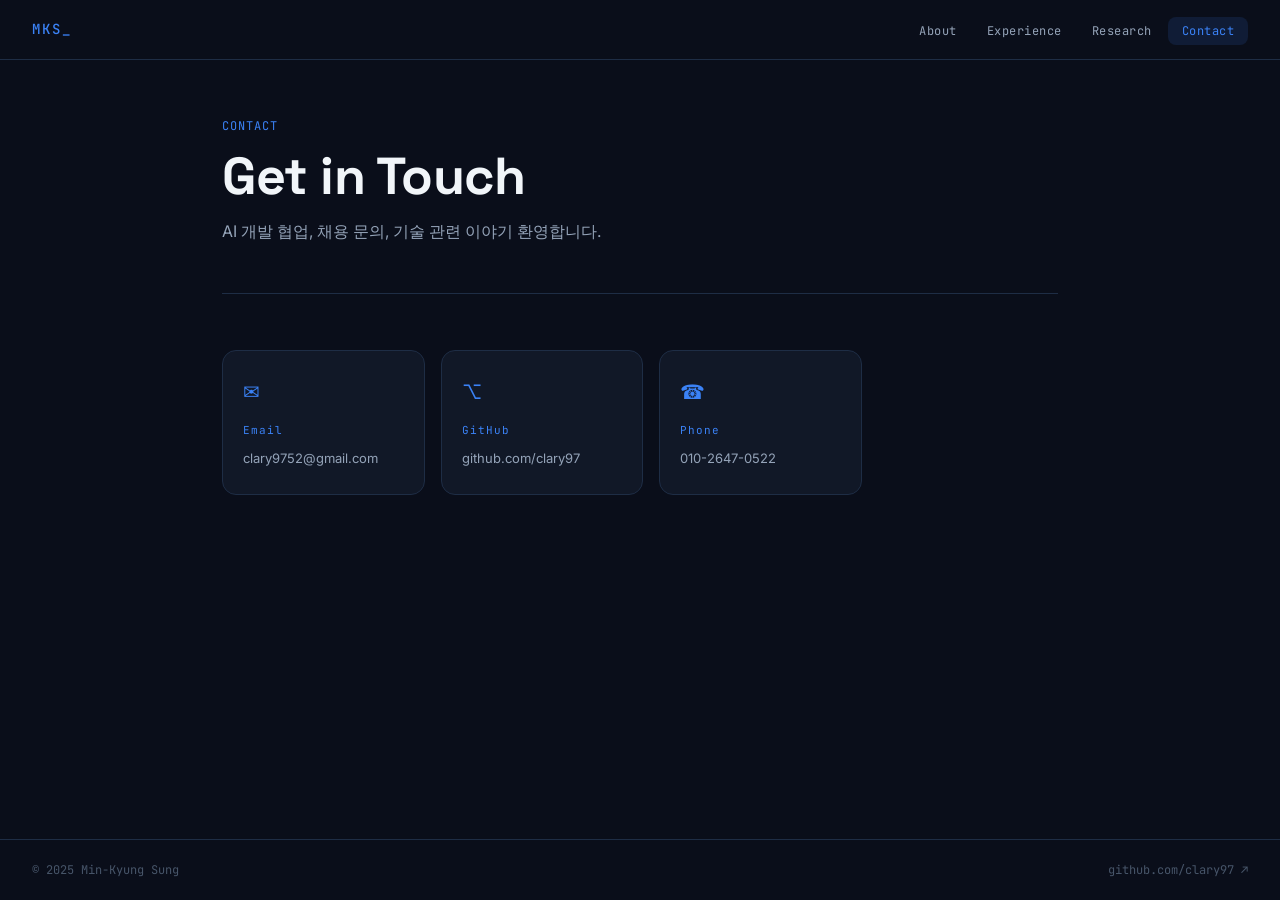
<file: portfolio_contact.html>
<!DOCTYPE html>
<html lang="en">
<head>
<meta charset="UTF-8">
<meta name="viewport" content="width=device-width, initial-scale=1.0">
<title>Contact — Min-Kyung Sung</title>
<link href="https://fonts.googleapis.com/css2?family=Space+Grotesk:wght@300;400;500;600;700&family=Inter:wght@300;400;500&family=JetBrains+Mono:wght@400;500&display=swap" rel="stylesheet">
<style>
/* ── TOKENS ── */
:root {
  --bg:         #0a0e1a;
  --surface:    #111827;
  --surface-2:  #1a2235;
  --border:     #1e2d45;
  --accent:     #3b82f6;
  --accent-dim: #1d4ed8;
  --accent-glow:#3b82f620;
  --text:       #f1f5f9;
  --text-mid:   #94a3b8;
  --text-faint: #475569;
  --green:      #10b981;
  --mono:       'JetBrains Mono', monospace;
  --sans:       'Inter', sans-serif;
  --display:    'Space Grotesk', sans-serif;
  --radius:     8px;
  --radius-lg:  14px;
}

*, *::before, *::after { box-sizing: border-box; margin: 0; padding: 0; }

html { scroll-behavior: smooth; }

body {
  font-family: var(--sans);
  background: var(--bg);
  color: var(--text);
  font-size: 15px;
  line-height: 1.7;
  -webkit-font-smoothing: antialiased;
  min-height: 100vh;
  display: flex;
  flex-direction: column;
}

main { flex: 1; max-width: 900px; margin: 0 auto; width: 100%; padding: 0 32px 80px; }

/* ── NAV ── */
.nav {
  display: flex;
  align-items: center;
  justify-content: space-between;
  padding: 0 32px;
  height: 60px;
  border-bottom: 1px solid var(--border);
  position: sticky;
  top: 0;
  background: var(--bg);
  z-index: 100;
  backdrop-filter: blur(8px);
}

.nav-logo {
  font-family: var(--mono);
  font-size: 14px;
  font-weight: 500;
  color: var(--accent);
  text-decoration: none;
  letter-spacing: 2px;
}

.nav-links {
  display: flex;
  gap: 2px;
  list-style: none;
}

.nav-links a {
  font-family: var(--mono);
  font-size: 12px;
  color: var(--text-mid);
  text-decoration: none;
  padding: 6px 14px;
  border-radius: var(--radius);
  transition: color 0.15s, background 0.15s;
  letter-spacing: 0.5px;
}

.nav-links a:hover { color: var(--text); background: var(--surface); }
.nav-links a.active { color: var(--accent); background: var(--accent-glow); }

.nav-toggle { display: none; background: none; border: none; color: var(--text-mid); font-size: 18px; cursor: pointer; }

/* ── CURSOR BLINK ── */
.cursor-blink {
  animation: blink 1.1s step-end infinite;
  color: var(--accent);
}
@keyframes blink { 0%, 100% { opacity: 1; } 50% { opacity: 0; } }

/* ── HERO ── */
.hero {
  padding: 80px 0 64px;
  border-bottom: 1px solid var(--border);
  margin-bottom: 64px;
}

.hero-eyebrow {
  display: flex;
  gap: 8px;
  flex-wrap: wrap;
  margin-bottom: 24px;
}

.hero-name {
  font-family: var(--display);
  font-size: clamp(40px, 7vw, 72px);
  font-weight: 700;
  line-height: 1.05;
  letter-spacing: -1px;
  color: var(--text);
  margin-bottom: 20px;
  min-height: 1.1em;
}

.hero-name .accent-char { color: var(--accent); }

.hero-sub {
  font-size: 18px;
  color: var(--text-mid);
  line-height: 1.6;
  margin-bottom: 36px;
  max-width: 480px;
}

.hero-cta {
  display: flex;
  gap: 12px;
  margin-bottom: 56px;
  flex-wrap: wrap;
}

.btn {
  font-family: var(--mono);
  font-size: 13px;
  padding: 10px 22px;
  border-radius: var(--radius);
  text-decoration: none;
  border: none;
  cursor: pointer;
  transition: all 0.15s;
  letter-spacing: 0.5px;
}

.btn-primary {
  background: var(--accent);
  color: #fff;
}
.btn-primary:hover { background: var(--accent-dim); }

.btn-ghost {
  background: transparent;
  color: var(--text-mid);
  border: 1px solid var(--border);
}
.btn-ghost:hover { border-color: var(--accent); color: var(--accent); }

.hero-stats {
  display: flex;
  align-items: center;
  gap: 32px;
}

.stat { display: flex; flex-direction: column; }
.stat-num {
  font-family: var(--display);
  font-size: 28px;
  font-weight: 700;
  color: var(--accent);
  line-height: 1;
}
.stat-label {
  font-family: var(--mono);
  font-size: 11px;
  color: var(--text-faint);
  margin-top: 4px;
  letter-spacing: 0.5px;
}
.stat-divider {
  width: 1px;
  height: 36px;
  background: var(--border);
}

/* ── SECTIONS ── */
.section {
  margin-bottom: 72px;
}

.section-label {
  font-size: 10.5px;
  color: var(--text-faint);
  letter-spacing: 3px;
  margin-bottom: 28px;
  border-bottom: 1px solid var(--border);
  padding-bottom: 10px;
}

/* ── PAGE HERO ── */
.page-hero {
  padding: 56px 0 48px;
  border-bottom: 1px solid var(--border);
  margin-bottom: 56px;
}

.page-eyebrow {
  font-size: 12px;
  color: var(--accent);
  letter-spacing: 1px;
  margin-bottom: 12px;
}

.page-title {
  font-family: var(--display);
  font-size: clamp(32px, 5vw, 52px);
  font-weight: 700;
  line-height: 1.1;
  letter-spacing: -0.5px;
}

.page-subtitle {
  font-size: 16px;
  color: var(--text-mid);
  margin-top: 12px;
}

/* ── PROFILE ── */
.profile-grid {
  display: grid;
  grid-template-columns: 1fr 260px;
  gap: 48px;
  align-items: start;
}

.profile-text p {
  color: var(--text-mid);
  margin-bottom: 14px;
  font-size: 15px;
  line-height: 1.75;
}

.profile-text em { font-style: italic; color: var(--text); }

.profile-motto {
  color: var(--text) !important;
  font-size: 14px !important;
  border-left: 2px solid var(--accent);
  padding-left: 16px !important;
  margin-top: 24px !important;
}

.profile-meta { display: flex; flex-direction: column; gap: 24px; }

.meta-block {
  border: 1px solid var(--border);
  border-radius: var(--radius-lg);
  padding: 16px 18px;
  background: var(--surface);
}

.meta-label {
  font-size: 11px;
  color: var(--accent);
  letter-spacing: 1px;
  margin-bottom: 6px;
}

.meta-value {
  font-family: var(--display);
  font-size: 15px;
  font-weight: 600;
  color: var(--text);
}

.meta-value .accent { color: var(--accent); }

.meta-sub {
  font-size: 12px;
  color: var(--text-faint);
  margin-top: 2px;
}

.gpa-badge {
  display: inline-block;
  margin-top: 8px;
  font-size: 11px;
  color: var(--accent);
  background: var(--accent-glow);
  border: 1px solid var(--accent)40;
  padding: 2px 8px;
  border-radius: 4px;
}

/* ── SKILLS ── */
.skills-grid { display: flex; flex-direction: column; gap: 16px; }

.skill-group { display: grid; grid-template-columns: 120px 1fr; gap: 16px; align-items: start; }

.skill-group-label {
  font-family: var(--mono);
  font-size: 11.5px;
  color: var(--text-faint);
  padding-top: 4px;
  letter-spacing: 0.3px;
}

.tags { display: flex; flex-wrap: wrap; gap: 6px; }

.tag {
  font-family: var(--mono);
  font-size: 11.5px;
  background: var(--surface);
  color: var(--accent);
  border: 1px solid var(--border);
  padding: 3px 10px;
  border-radius: 4px;
  letter-spacing: 0.3px;
}

.tag.tag-sm {
  font-size: 10.5px;
  padding: 2px 8px;
}

/* ── AWARDS ── */
.awards-list { display: flex; flex-direction: column; gap: 16px; }

.award-item {
  display: flex;
  justify-content: space-between;
  align-items: flex-start;
  gap: 24px;
  padding: 16px 20px;
  border: 1px solid var(--border);
  border-radius: var(--radius-lg);
  background: var(--surface);
  transition: border-color 0.15s;
}

.award-item:hover { border-color: var(--accent)60; }

.award-left { display: flex; flex-direction: column; gap: 4px; }

.award-rank {
  font-family: var(--display);
  font-size: 14px;
  font-weight: 600;
  color: var(--accent);
}

.award-desc {
  font-size: 13px;
  color: var(--text-mid);
  line-height: 1.5;
}

.award-date {
  font-size: 11px;
  color: var(--text-faint);
  white-space: nowrap;
  margin-top: 2px;
}

/* ── EXPERIENCE TIMELINE ── */
.exp-entry {
  display: grid;
  grid-template-columns: 110px 1fr;
  gap: 0 32px;
  margin-bottom: 64px;
}

.exp-entry:last-child { margin-bottom: 0; }

.exp-sidebar { display: flex; flex-direction: column; align-items: flex-end; }

.exp-period {
  font-size: 11px;
  color: var(--text-faint);
  text-align: right;
  line-height: 1.6;
  padding-top: 4px;
}

.exp-line {
  flex: 1;
  width: 1px;
  background: var(--border);
  margin: 12px 0 0;
  align-self: center;
  margin-right: -1px;
  position: relative;
}

.exp-main {}

.exp-header {
  display: flex;
  justify-content: space-between;
  align-items: flex-start;
  margin-bottom: 12px;
}

.exp-company {
  font-family: var(--display);
  font-size: 19px;
  font-weight: 600;
  color: var(--text);
}

.exp-role {
  font-size: 12px;
  color: var(--accent);
  letter-spacing: 0.5px;
  margin-top: 3px;
}

.status-badge {
  font-family: var(--mono);
  font-size: 10.5px;
  color: var(--green);
  background: #10b98120;
  border: 1px solid #10b98140;
  padding: 2px 10px;
  border-radius: 20px;
  letter-spacing: 0.5px;
}

.research-focus {
  font-size: 12px;
  color: var(--accent);
  margin-bottom: 20px;
  letter-spacing: 0.3px;
  font-style: italic;
}

.project-card {
  border: 1px solid var(--border);
  border-radius: var(--radius-lg);
  padding: 20px 22px;
  background: var(--surface);
  margin-bottom: 16px;
  transition: border-color 0.15s;
}

.project-card:hover { border-color: var(--accent)50; }
.project-card:last-child { margin-bottom: 0; }

.project-card-header {
  display: flex;
  justify-content: space-between;
  align-items: flex-start;
  gap: 16px;
  margin-bottom: 14px;
  flex-wrap: wrap;
}

.project-name {
  font-family: var(--display);
  font-size: 14px;
  font-weight: 600;
  color: var(--text);
  line-height: 1.4;
}

.project-period {
  display: block;
  font-size: 11px;
  color: var(--text-faint);
  margin-top: 3px;
}

.project-tags { display: flex; flex-wrap: wrap; gap: 5px; }

.bullet-list { list-style: none; display: flex; flex-direction: column; gap: 10px; }

.bullet-list li {
  font-size: 13px;
  color: var(--text-mid);
  line-height: 1.65;
  padding-left: 16px;
  position: relative;
}

.bullet-list li::before {
  content: '▸';
  position: absolute;
  left: 0;
  color: var(--accent);
  font-size: 11px;
  top: 3px;
}

.bullet-title {
  display: inline;
  font-weight: 600;
  color: var(--text);
  margin-right: 6px;
}

.metrics-row {
  display: flex;
  gap: 24px;
  margin-top: 16px;
  padding-top: 16px;
  border-top: 1px solid var(--border);
  flex-wrap: wrap;
}

.metric { display: flex; flex-direction: column; }

.metric-val {
  font-family: var(--display);
  font-size: 20px;
  font-weight: 700;
  color: var(--accent);
  line-height: 1;
}

.metric-label {
  font-family: var(--mono);
  font-size: 10.5px;
  color: var(--text-faint);
  margin-top: 3px;
  letter-spacing: 0.3px;
}

/* ── PUBLICATIONS ── */
.pub-filters {
  display: flex;
  gap: 6px;
  margin-bottom: 32px;
  flex-wrap: wrap;
}

.filter-btn {
  font-family: var(--mono);
  font-size: 12px;
  background: transparent;
  color: var(--text-mid);
  border: 1px solid var(--border);
  padding: 6px 16px;
  border-radius: var(--radius);
  cursor: pointer;
  transition: all 0.15s;
  letter-spacing: 0.5px;
}

.filter-btn:hover { border-color: var(--accent)60; color: var(--text); }
.filter-btn.active { background: var(--accent-glow); border-color: var(--accent)60; color: var(--accent); }

.pub-list { display: flex; flex-direction: column; gap: 2px; }

.pub-item {
  display: grid;
  grid-template-columns: 36px 1fr;
  gap: 20px;
  padding: 20px;
  border-radius: var(--radius-lg);
  border: 1px solid transparent;
  transition: all 0.15s;
  align-items: start;
}

.pub-item:hover { background: var(--surface); border-color: var(--border); }
.pub-item.hidden { display: none; }

.pub-number {
  font-size: 12px;
  color: var(--text-faint);
  padding-top: 2px;
}

.pub-venue-row {
  display: flex;
  align-items: baseline;
  gap: 10px;
  margin-bottom: 6px;
}

.pub-venue {
  font-family: var(--mono);
  font-size: 11px;
  padding: 2px 8px;
  border-radius: 4px;
  font-style: italic;
  letter-spacing: 0.3px;
}

.pub-venue.journal { background: var(--accent-glow); color: var(--accent); border: 1px solid var(--accent)30; }
.pub-venue.conference { background: #7c3aed20; color: #a78bfa; border: 1px solid #7c3aed30; }

.pub-year {
  font-size: 11px;
  color: var(--text-faint);
}

.pub-title {
  font-family: var(--display);
  font-size: 14px;
  font-weight: 500;
  color: var(--text);
  line-height: 1.5;
  margin-bottom: 6px;
}

.pub-authors {
  font-size: 12px;
  color: var(--text-faint);
  line-height: 1.5;
}

.pub-authors strong { color: var(--text); font-weight: 600; }

/* ── CONTACT ── */
.contact-section { max-width: 640px; }

.contact-grid {
  display: grid;
  grid-template-columns: repeat(3, 1fr);
  gap: 16px;
}

.contact-card {
  display: flex;
  flex-direction: column;
  align-items: flex-start;
  gap: 8px;
  padding: 24px 20px;
  border: 1px solid var(--border);
  border-radius: var(--radius-lg);
  background: var(--surface);
  text-decoration: none;
  transition: all 0.15s;
}

.contact-card:not(.no-link):hover {
  border-color: var(--accent)60;
  background: var(--surface-2);
}

.contact-icon {
  font-size: 20px;
  color: var(--accent);
  margin-bottom: 4px;
}

.contact-label {
  font-size: 11px;
  color: var(--accent);
  letter-spacing: 1px;
}

.contact-value {
  font-size: 13px;
  color: var(--text-mid);
  word-break: break-all;
}

/* ── FOOTER ── */
.footer {
  border-top: 1px solid var(--border);
  padding: 20px 32px;
  display: flex;
  justify-content: space-between;
  align-items: center;
  font-size: 12px;
  color: var(--text-faint);
}

.footer-link {
  color: var(--text-faint);
  text-decoration: none;
  transition: color 0.15s;
}

.footer-link:hover { color: var(--accent); }

/* ── UTIL ── */
.mono { font-family: var(--mono); }
.tag-pill {
  font-size: 11px;
  background: var(--surface);
  color: var(--text-mid);
  border: 1px solid var(--border);
  padding: 3px 10px;
  border-radius: 20px;
  letter-spacing: 0.3px;
}
.accent { color: var(--accent); }

/* ── RESPONSIVE ── */
@media (max-width: 680px) {
  main { padding: 0 20px 60px; }
  .nav { padding: 0 20px; }
  .nav-links { display: none; }
  .nav-links.open { display: flex; flex-direction: column; position: fixed; top: 60px; left: 0; right: 0; background: var(--bg); padding: 16px; border-bottom: 1px solid var(--border); z-index: 99; }
  .nav-toggle { display: block; }
  .profile-grid { grid-template-columns: 1fr; }
  .exp-entry { grid-template-columns: 1fr; }
  .exp-sidebar { flex-direction: row; align-items: center; gap: 12px; margin-bottom: 16px; }
  .exp-period { text-align: left; }
  .exp-line { flex: 1; height: 1px; width: auto; margin: 0; }
  .contact-grid { grid-template-columns: 1fr; }
  .hero-stats { flex-wrap: wrap; gap: 20px; }
  .footer { flex-direction: column; gap: 8px; text-align: center; }
}

</style>
</head>
<body>

<nav class="nav">
  <a href="index.html" class="nav-logo">MKS<span class="cursor-blink">_</span></a>
  <ul class="nav-links">
    <li><a href="index.html">About</a></li>
    <li><a href="experience.html">Experience</a></li>
    <li><a href="research.html">Research</a></li>
    <li><a href="contact.html" class="active">Contact</a></li>
  </ul>
  <button class="nav-toggle" aria-label="menu">☰</button>
</nav>

<main>
  <section class="page-hero">
    <div class="mono page-eyebrow">CONTACT</div>
    <h1 class="page-title">Get in Touch</h1>
    <p class="page-subtitle">AI 개발 협업, 채용 문의, 기술 관련 이야기 환영합니다.</p>
  </section>

  <section class="section contact-section">
    <div class="contact-grid">
      <a href="mailto:clary9752@gmail.com" class="contact-card">
        <div class="contact-icon">✉</div>
        <div class="contact-label mono">Email</div>
        <div class="contact-value">clary9752@gmail.com</div>
      </a>
      <a href="https://github.com/clary97" target="_blank" class="contact-card">
        <div class="contact-icon">⌥</div>
        <div class="contact-label mono">GitHub</div>
        <div class="contact-value">github.com/clary97</div>
      </a>
      <div class="contact-card no-link">
        <div class="contact-icon">☎</div>
        <div class="contact-label mono">Phone</div>
        <div class="contact-value">010-2647-0522</div>
      </div>
    </div>
  </section>
</main>

<footer class="footer">
  <span class="mono">© 2025 Min-Kyung Sung</span>
  <a href="https://github.com/clary97" target="_blank" class="mono footer-link">github.com/clary97 ↗</a>
</footer>

<script>
// Typewriter effect for hero name
const el = document.getElementById('hero-name');
if (el) {
  const text = 'Min-Kyung Sung';
  let i = 0;
  const type = () => {
    if (i <= text.length) {
      el.innerHTML = text.slice(0, i) + '<span class="cursor-blink">_</span>';
      i++;
      setTimeout(type, i === 1 ? 400 : 60);
    } else {
      setTimeout(() => {
        el.innerHTML = text + '<span class="accent-char">.</span>';
      }, 800);
    }
  };
  setTimeout(type, 300);
}

// Publication filter
document.querySelectorAll('.filter-btn').forEach(btn => {
  btn.addEventListener('click', () => {
    document.querySelectorAll('.filter-btn').forEach(b => b.classList.remove('active'));
    btn.classList.add('active');
    const filter = btn.dataset.filter;
    document.querySelectorAll('.pub-item').forEach(item => {
      item.classList.toggle('hidden', filter !== 'all' && item.dataset.type !== filter);
    });
  });
});

// Mobile nav toggle
const toggle = document.querySelector('.nav-toggle');
const links  = document.querySelector('.nav-links');
if (toggle && links) {
  toggle.addEventListener('click', () => links.classList.toggle('open'));
  document.addEventListener('click', e => {
    if (!toggle.contains(e.target) && !links.contains(e.target)) {
      links.classList.remove('open');
    }
  });
}

</script>
</body>
</html>
</file>
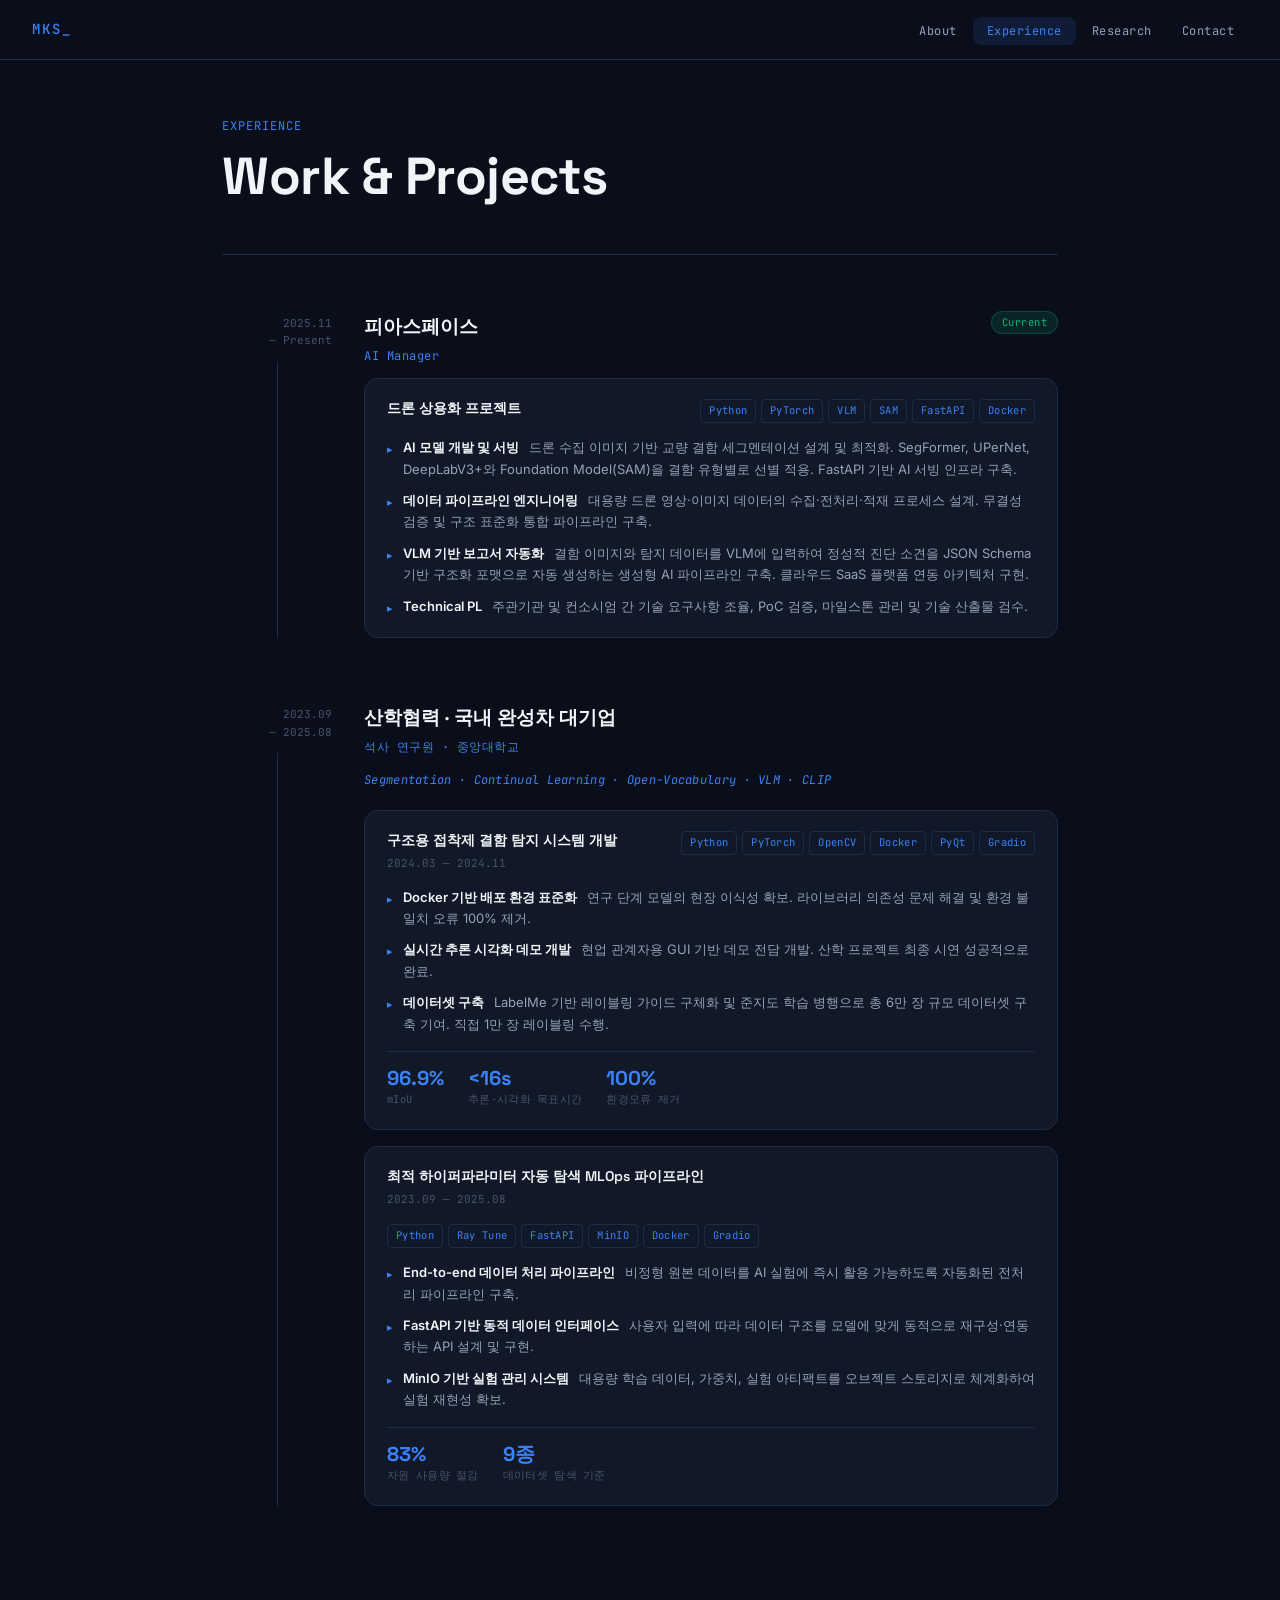
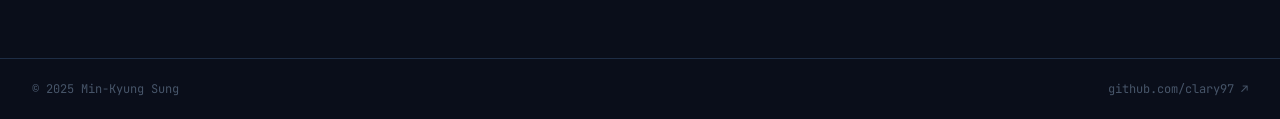
<file: portfolio_experience.html>
<!DOCTYPE html>
<html lang="en">
<head>
<meta charset="UTF-8">
<meta name="viewport" content="width=device-width, initial-scale=1.0">
<title>Experience — Min-Kyung Sung</title>
<link href="https://fonts.googleapis.com/css2?family=Space+Grotesk:wght@300;400;500;600;700&family=Inter:wght@300;400;500&family=JetBrains+Mono:wght@400;500&display=swap" rel="stylesheet">
<style>
/* ── TOKENS ── */
:root {
  --bg:         #0a0e1a;
  --surface:    #111827;
  --surface-2:  #1a2235;
  --border:     #1e2d45;
  --accent:     #3b82f6;
  --accent-dim: #1d4ed8;
  --accent-glow:#3b82f620;
  --text:       #f1f5f9;
  --text-mid:   #94a3b8;
  --text-faint: #475569;
  --green:      #10b981;
  --mono:       'JetBrains Mono', monospace;
  --sans:       'Inter', sans-serif;
  --display:    'Space Grotesk', sans-serif;
  --radius:     8px;
  --radius-lg:  14px;
}

*, *::before, *::after { box-sizing: border-box; margin: 0; padding: 0; }

html { scroll-behavior: smooth; }

body {
  font-family: var(--sans);
  background: var(--bg);
  color: var(--text);
  font-size: 15px;
  line-height: 1.7;
  -webkit-font-smoothing: antialiased;
  min-height: 100vh;
  display: flex;
  flex-direction: column;
}

main { flex: 1; max-width: 900px; margin: 0 auto; width: 100%; padding: 0 32px 80px; }

/* ── NAV ── */
.nav {
  display: flex;
  align-items: center;
  justify-content: space-between;
  padding: 0 32px;
  height: 60px;
  border-bottom: 1px solid var(--border);
  position: sticky;
  top: 0;
  background: var(--bg);
  z-index: 100;
  backdrop-filter: blur(8px);
}

.nav-logo {
  font-family: var(--mono);
  font-size: 14px;
  font-weight: 500;
  color: var(--accent);
  text-decoration: none;
  letter-spacing: 2px;
}

.nav-links {
  display: flex;
  gap: 2px;
  list-style: none;
}

.nav-links a {
  font-family: var(--mono);
  font-size: 12px;
  color: var(--text-mid);
  text-decoration: none;
  padding: 6px 14px;
  border-radius: var(--radius);
  transition: color 0.15s, background 0.15s;
  letter-spacing: 0.5px;
}

.nav-links a:hover { color: var(--text); background: var(--surface); }
.nav-links a.active { color: var(--accent); background: var(--accent-glow); }

.nav-toggle { display: none; background: none; border: none; color: var(--text-mid); font-size: 18px; cursor: pointer; }

/* ── CURSOR BLINK ── */
.cursor-blink {
  animation: blink 1.1s step-end infinite;
  color: var(--accent);
}
@keyframes blink { 0%, 100% { opacity: 1; } 50% { opacity: 0; } }

/* ── HERO ── */
.hero {
  padding: 80px 0 64px;
  border-bottom: 1px solid var(--border);
  margin-bottom: 64px;
}

.hero-eyebrow {
  display: flex;
  gap: 8px;
  flex-wrap: wrap;
  margin-bottom: 24px;
}

.hero-name {
  font-family: var(--display);
  font-size: clamp(40px, 7vw, 72px);
  font-weight: 700;
  line-height: 1.05;
  letter-spacing: -1px;
  color: var(--text);
  margin-bottom: 20px;
  min-height: 1.1em;
}

.hero-name .accent-char { color: var(--accent); }

.hero-sub {
  font-size: 18px;
  color: var(--text-mid);
  line-height: 1.6;
  margin-bottom: 36px;
  max-width: 480px;
}

.hero-cta {
  display: flex;
  gap: 12px;
  margin-bottom: 56px;
  flex-wrap: wrap;
}

.btn {
  font-family: var(--mono);
  font-size: 13px;
  padding: 10px 22px;
  border-radius: var(--radius);
  text-decoration: none;
  border: none;
  cursor: pointer;
  transition: all 0.15s;
  letter-spacing: 0.5px;
}

.btn-primary {
  background: var(--accent);
  color: #fff;
}
.btn-primary:hover { background: var(--accent-dim); }

.btn-ghost {
  background: transparent;
  color: var(--text-mid);
  border: 1px solid var(--border);
}
.btn-ghost:hover { border-color: var(--accent); color: var(--accent); }

.hero-stats {
  display: flex;
  align-items: center;
  gap: 32px;
}

.stat { display: flex; flex-direction: column; }
.stat-num {
  font-family: var(--display);
  font-size: 28px;
  font-weight: 700;
  color: var(--accent);
  line-height: 1;
}
.stat-label {
  font-family: var(--mono);
  font-size: 11px;
  color: var(--text-faint);
  margin-top: 4px;
  letter-spacing: 0.5px;
}
.stat-divider {
  width: 1px;
  height: 36px;
  background: var(--border);
}

/* ── SECTIONS ── */
.section {
  margin-bottom: 72px;
}

.section-label {
  font-size: 10.5px;
  color: var(--text-faint);
  letter-spacing: 3px;
  margin-bottom: 28px;
  border-bottom: 1px solid var(--border);
  padding-bottom: 10px;
}

/* ── PAGE HERO ── */
.page-hero {
  padding: 56px 0 48px;
  border-bottom: 1px solid var(--border);
  margin-bottom: 56px;
}

.page-eyebrow {
  font-size: 12px;
  color: var(--accent);
  letter-spacing: 1px;
  margin-bottom: 12px;
}

.page-title {
  font-family: var(--display);
  font-size: clamp(32px, 5vw, 52px);
  font-weight: 700;
  line-height: 1.1;
  letter-spacing: -0.5px;
}

.page-subtitle {
  font-size: 16px;
  color: var(--text-mid);
  margin-top: 12px;
}

/* ── PROFILE ── */
.profile-grid {
  display: grid;
  grid-template-columns: 1fr 260px;
  gap: 48px;
  align-items: start;
}

.profile-text p {
  color: var(--text-mid);
  margin-bottom: 14px;
  font-size: 15px;
  line-height: 1.75;
}

.profile-text em { font-style: italic; color: var(--text); }

.profile-motto {
  color: var(--text) !important;
  font-size: 14px !important;
  border-left: 2px solid var(--accent);
  padding-left: 16px !important;
  margin-top: 24px !important;
}

.profile-meta { display: flex; flex-direction: column; gap: 24px; }

.meta-block {
  border: 1px solid var(--border);
  border-radius: var(--radius-lg);
  padding: 16px 18px;
  background: var(--surface);
}

.meta-label {
  font-size: 11px;
  color: var(--accent);
  letter-spacing: 1px;
  margin-bottom: 6px;
}

.meta-value {
  font-family: var(--display);
  font-size: 15px;
  font-weight: 600;
  color: var(--text);
}

.meta-value .accent { color: var(--accent); }

.meta-sub {
  font-size: 12px;
  color: var(--text-faint);
  margin-top: 2px;
}

.gpa-badge {
  display: inline-block;
  margin-top: 8px;
  font-size: 11px;
  color: var(--accent);
  background: var(--accent-glow);
  border: 1px solid var(--accent)40;
  padding: 2px 8px;
  border-radius: 4px;
}

/* ── SKILLS ── */
.skills-grid { display: flex; flex-direction: column; gap: 16px; }

.skill-group { display: grid; grid-template-columns: 120px 1fr; gap: 16px; align-items: start; }

.skill-group-label {
  font-family: var(--mono);
  font-size: 11.5px;
  color: var(--text-faint);
  padding-top: 4px;
  letter-spacing: 0.3px;
}

.tags { display: flex; flex-wrap: wrap; gap: 6px; }

.tag {
  font-family: var(--mono);
  font-size: 11.5px;
  background: var(--surface);
  color: var(--accent);
  border: 1px solid var(--border);
  padding: 3px 10px;
  border-radius: 4px;
  letter-spacing: 0.3px;
}

.tag.tag-sm {
  font-size: 10.5px;
  padding: 2px 8px;
}

/* ── AWARDS ── */
.awards-list { display: flex; flex-direction: column; gap: 16px; }

.award-item {
  display: flex;
  justify-content: space-between;
  align-items: flex-start;
  gap: 24px;
  padding: 16px 20px;
  border: 1px solid var(--border);
  border-radius: var(--radius-lg);
  background: var(--surface);
  transition: border-color 0.15s;
}

.award-item:hover { border-color: var(--accent)60; }

.award-left { display: flex; flex-direction: column; gap: 4px; }

.award-rank {
  font-family: var(--display);
  font-size: 14px;
  font-weight: 600;
  color: var(--accent);
}

.award-desc {
  font-size: 13px;
  color: var(--text-mid);
  line-height: 1.5;
}

.award-date {
  font-size: 11px;
  color: var(--text-faint);
  white-space: nowrap;
  margin-top: 2px;
}

/* ── EXPERIENCE TIMELINE ── */
.exp-entry {
  display: grid;
  grid-template-columns: 110px 1fr;
  gap: 0 32px;
  margin-bottom: 64px;
}

.exp-entry:last-child { margin-bottom: 0; }

.exp-sidebar { display: flex; flex-direction: column; align-items: flex-end; }

.exp-period {
  font-size: 11px;
  color: var(--text-faint);
  text-align: right;
  line-height: 1.6;
  padding-top: 4px;
}

.exp-line {
  flex: 1;
  width: 1px;
  background: var(--border);
  margin: 12px 0 0;
  align-self: center;
  margin-right: -1px;
  position: relative;
}

.exp-main {}

.exp-header {
  display: flex;
  justify-content: space-between;
  align-items: flex-start;
  margin-bottom: 12px;
}

.exp-company {
  font-family: var(--display);
  font-size: 19px;
  font-weight: 600;
  color: var(--text);
}

.exp-role {
  font-size: 12px;
  color: var(--accent);
  letter-spacing: 0.5px;
  margin-top: 3px;
}

.status-badge {
  font-family: var(--mono);
  font-size: 10.5px;
  color: var(--green);
  background: #10b98120;
  border: 1px solid #10b98140;
  padding: 2px 10px;
  border-radius: 20px;
  letter-spacing: 0.5px;
}

.research-focus {
  font-size: 12px;
  color: var(--accent);
  margin-bottom: 20px;
  letter-spacing: 0.3px;
  font-style: italic;
}

.project-card {
  border: 1px solid var(--border);
  border-radius: var(--radius-lg);
  padding: 20px 22px;
  background: var(--surface);
  margin-bottom: 16px;
  transition: border-color 0.15s;
}

.project-card:hover { border-color: var(--accent)50; }
.project-card:last-child { margin-bottom: 0; }

.project-card-header {
  display: flex;
  justify-content: space-between;
  align-items: flex-start;
  gap: 16px;
  margin-bottom: 14px;
  flex-wrap: wrap;
}

.project-name {
  font-family: var(--display);
  font-size: 14px;
  font-weight: 600;
  color: var(--text);
  line-height: 1.4;
}

.project-period {
  display: block;
  font-size: 11px;
  color: var(--text-faint);
  margin-top: 3px;
}

.project-tags { display: flex; flex-wrap: wrap; gap: 5px; }

.bullet-list { list-style: none; display: flex; flex-direction: column; gap: 10px; }

.bullet-list li {
  font-size: 13px;
  color: var(--text-mid);
  line-height: 1.65;
  padding-left: 16px;
  position: relative;
}

.bullet-list li::before {
  content: '▸';
  position: absolute;
  left: 0;
  color: var(--accent);
  font-size: 11px;
  top: 3px;
}

.bullet-title {
  display: inline;
  font-weight: 600;
  color: var(--text);
  margin-right: 6px;
}

.metrics-row {
  display: flex;
  gap: 24px;
  margin-top: 16px;
  padding-top: 16px;
  border-top: 1px solid var(--border);
  flex-wrap: wrap;
}

.metric { display: flex; flex-direction: column; }

.metric-val {
  font-family: var(--display);
  font-size: 20px;
  font-weight: 700;
  color: var(--accent);
  line-height: 1;
}

.metric-label {
  font-family: var(--mono);
  font-size: 10.5px;
  color: var(--text-faint);
  margin-top: 3px;
  letter-spacing: 0.3px;
}

/* ── PUBLICATIONS ── */
.pub-filters {
  display: flex;
  gap: 6px;
  margin-bottom: 32px;
  flex-wrap: wrap;
}

.filter-btn {
  font-family: var(--mono);
  font-size: 12px;
  background: transparent;
  color: var(--text-mid);
  border: 1px solid var(--border);
  padding: 6px 16px;
  border-radius: var(--radius);
  cursor: pointer;
  transition: all 0.15s;
  letter-spacing: 0.5px;
}

.filter-btn:hover { border-color: var(--accent)60; color: var(--text); }
.filter-btn.active { background: var(--accent-glow); border-color: var(--accent)60; color: var(--accent); }

.pub-list { display: flex; flex-direction: column; gap: 2px; }

.pub-item {
  display: grid;
  grid-template-columns: 36px 1fr;
  gap: 20px;
  padding: 20px;
  border-radius: var(--radius-lg);
  border: 1px solid transparent;
  transition: all 0.15s;
  align-items: start;
}

.pub-item:hover { background: var(--surface); border-color: var(--border); }
.pub-item.hidden { display: none; }

.pub-number {
  font-size: 12px;
  color: var(--text-faint);
  padding-top: 2px;
}

.pub-venue-row {
  display: flex;
  align-items: baseline;
  gap: 10px;
  margin-bottom: 6px;
}

.pub-venue {
  font-family: var(--mono);
  font-size: 11px;
  padding: 2px 8px;
  border-radius: 4px;
  font-style: italic;
  letter-spacing: 0.3px;
}

.pub-venue.journal { background: var(--accent-glow); color: var(--accent); border: 1px solid var(--accent)30; }
.pub-venue.conference { background: #7c3aed20; color: #a78bfa; border: 1px solid #7c3aed30; }

.pub-year {
  font-size: 11px;
  color: var(--text-faint);
}

.pub-title {
  font-family: var(--display);
  font-size: 14px;
  font-weight: 500;
  color: var(--text);
  line-height: 1.5;
  margin-bottom: 6px;
}

.pub-authors {
  font-size: 12px;
  color: var(--text-faint);
  line-height: 1.5;
}

.pub-authors strong { color: var(--text); font-weight: 600; }

/* ── CONTACT ── */
.contact-section { max-width: 640px; }

.contact-grid {
  display: grid;
  grid-template-columns: repeat(3, 1fr);
  gap: 16px;
}

.contact-card {
  display: flex;
  flex-direction: column;
  align-items: flex-start;
  gap: 8px;
  padding: 24px 20px;
  border: 1px solid var(--border);
  border-radius: var(--radius-lg);
  background: var(--surface);
  text-decoration: none;
  transition: all 0.15s;
}

.contact-card:not(.no-link):hover {
  border-color: var(--accent)60;
  background: var(--surface-2);
}

.contact-icon {
  font-size: 20px;
  color: var(--accent);
  margin-bottom: 4px;
}

.contact-label {
  font-size: 11px;
  color: var(--accent);
  letter-spacing: 1px;
}

.contact-value {
  font-size: 13px;
  color: var(--text-mid);
  word-break: break-all;
}

/* ── FOOTER ── */
.footer {
  border-top: 1px solid var(--border);
  padding: 20px 32px;
  display: flex;
  justify-content: space-between;
  align-items: center;
  font-size: 12px;
  color: var(--text-faint);
}

.footer-link {
  color: var(--text-faint);
  text-decoration: none;
  transition: color 0.15s;
}

.footer-link:hover { color: var(--accent); }

/* ── UTIL ── */
.mono { font-family: var(--mono); }
.tag-pill {
  font-size: 11px;
  background: var(--surface);
  color: var(--text-mid);
  border: 1px solid var(--border);
  padding: 3px 10px;
  border-radius: 20px;
  letter-spacing: 0.3px;
}
.accent { color: var(--accent); }

/* ── RESPONSIVE ── */
@media (max-width: 680px) {
  main { padding: 0 20px 60px; }
  .nav { padding: 0 20px; }
  .nav-links { display: none; }
  .nav-links.open { display: flex; flex-direction: column; position: fixed; top: 60px; left: 0; right: 0; background: var(--bg); padding: 16px; border-bottom: 1px solid var(--border); z-index: 99; }
  .nav-toggle { display: block; }
  .profile-grid { grid-template-columns: 1fr; }
  .exp-entry { grid-template-columns: 1fr; }
  .exp-sidebar { flex-direction: row; align-items: center; gap: 12px; margin-bottom: 16px; }
  .exp-period { text-align: left; }
  .exp-line { flex: 1; height: 1px; width: auto; margin: 0; }
  .contact-grid { grid-template-columns: 1fr; }
  .hero-stats { flex-wrap: wrap; gap: 20px; }
  .footer { flex-direction: column; gap: 8px; text-align: center; }
}

</style>
</head>
<body>

<nav class="nav">
  <a href="index.html" class="nav-logo">MKS<span class="cursor-blink">_</span></a>
  <ul class="nav-links">
    <li><a href="index.html">About</a></li>
    <li><a href="experience.html" class="active">Experience</a></li>
    <li><a href="research.html">Research</a></li>
    <li><a href="contact.html">Contact</a></li>
  </ul>
  <button class="nav-toggle" aria-label="menu">☰</button>
</nav>

<main>
  <section class="page-hero">
    <div class="mono page-eyebrow">EXPERIENCE</div>
    <h1 class="page-title">Work &amp; Projects</h1>
  </section>

  <section class="section">
    <!-- 피아스페이스 -->
    <div class="exp-entry">
      <div class="exp-sidebar">
        <div class="exp-period mono">2025.11<br>— Present</div>
        <div class="exp-line"></div>
      </div>
      <div class="exp-main">
        <div class="exp-header">
          <div>
            <h2 class="exp-company">피아스페이스</h2>
            <div class="exp-role mono">AI Manager</div>
          </div>
          <span class="status-badge">Current</span>
        </div>

        <div class="project-card">
          <div class="project-card-header">
            <h3 class="project-name">드론 상용화 프로젝트</h3>
            <div class="project-tags">
              <span class="tag tag-sm">Python</span><span class="tag tag-sm">PyTorch</span><span class="tag tag-sm">VLM</span><span class="tag tag-sm">SAM</span><span class="tag tag-sm">FastAPI</span><span class="tag tag-sm">Docker</span>
            </div>
          </div>
          <ul class="bullet-list">
            <li>
              <span class="bullet-title">AI 모델 개발 및 서빙</span>
              드론 수집 이미지 기반 교량 결함 세그멘테이션 설계 및 최적화. SegFormer, UPerNet, DeepLabV3+와 Foundation Model(SAM)을 결함 유형별로 선별 적용. FastAPI 기반 AI 서빙 인프라 구축.
            </li>
            <li>
              <span class="bullet-title">데이터 파이프라인 엔지니어링</span>
              대용량 드론 영상·이미지 데이터의 수집·전처리·적재 프로세스 설계. 무결성 검증 및 구조 표준화 통합 파이프라인 구축.
            </li>
            <li>
              <span class="bullet-title">VLM 기반 보고서 자동화</span>
              결함 이미지와 탐지 데이터를 VLM에 입력하여 정성적 진단 소견을 JSON Schema 기반 구조화 포맷으로 자동 생성하는 생성형 AI 파이프라인 구축. 클라우드 SaaS 플랫폼 연동 아키텍처 구현.
            </li>
            <li>
              <span class="bullet-title">Technical PL</span>
              주관기관 및 컨소시엄 간 기술 요구사항 조율, PoC 검증, 마일스톤 관리 및 기술 산출물 검수.
            </li>
          </ul>
        </div>
      </div>
    </div>

    <!-- 산학협력 -->
    <div class="exp-entry">
      <div class="exp-sidebar">
        <div class="exp-period mono">2023.09<br>— 2025.08</div>
        <div class="exp-line"></div>
      </div>
      <div class="exp-main">
        <div class="exp-header">
          <div>
            <h2 class="exp-company">산학협력 · 국내 완성차 대기업</h2>
            <div class="exp-role mono">석사 연구원 · 중앙대학교</div>
          </div>
        </div>
        <div class="research-focus mono">Segmentation · Continual Learning · Open-Vocabulary · VLM · CLIP</div>

        <!-- Project 1 -->
        <div class="project-card">
          <div class="project-card-header">
            <div>
              <h3 class="project-name">구조용 접착제 결함 탐지 시스템 개발</h3>
              <span class="project-period mono">2024.03 — 2024.11</span>
            </div>
            <div class="project-tags">
              <span class="tag tag-sm">Python</span><span class="tag tag-sm">PyTorch</span><span class="tag tag-sm">OpenCV</span><span class="tag tag-sm">Docker</span><span class="tag tag-sm">PyQt</span><span class="tag tag-sm">Gradio</span>
            </div>
          </div>
          <ul class="bullet-list">
            <li>
              <span class="bullet-title">Docker 기반 배포 환경 표준화</span>
              연구 단계 모델의 현장 이식성 확보. 라이브러리 의존성 문제 해결 및 환경 불일치 오류 100% 제거.
            </li>
            <li>
              <span class="bullet-title">실시간 추론 시각화 데모 개발</span>
              현업 관계자용 GUI 기반 데모 전담 개발. 산학 프로젝트 최종 시연 성공적으로 완료.
            </li>
            <li>
              <span class="bullet-title">데이터셋 구축</span>
              LabelMe 기반 레이블링 가이드 구체화 및 준지도 학습 병행으로 총 6만 장 규모 데이터셋 구축 기여. 직접 1만 장 레이블링 수행.
            </li>
          </ul>
          <div class="metrics-row">
            <div class="metric"><span class="metric-val">96.9%</span><span class="metric-label">mIoU</span></div>
            <div class="metric"><span class="metric-val">&lt;16s</span><span class="metric-label">추론·시각화 목표시간</span></div>
            <div class="metric"><span class="metric-val">100%</span><span class="metric-label">환경오류 제거</span></div>
          </div>
        </div>

        <!-- Project 2 -->
        <div class="project-card">
          <div class="project-card-header">
            <div>
              <h3 class="project-name">최적 하이퍼파라미터 자동 탐색 MLOps 파이프라인</h3>
              <span class="project-period mono">2023.09 — 2025.08</span>
            </div>
            <div class="project-tags">
              <span class="tag tag-sm">Python</span><span class="tag tag-sm">Ray Tune</span><span class="tag tag-sm">FastAPI</span><span class="tag tag-sm">MinIO</span><span class="tag tag-sm">Docker</span><span class="tag tag-sm">Gradio</span>
            </div>
          </div>
          <ul class="bullet-list">
            <li>
              <span class="bullet-title">End-to-end 데이터 처리 파이프라인</span>
              비정형 원본 데이터를 AI 실험에 즉시 활용 가능하도록 자동화된 전처리 파이프라인 구축.
            </li>
            <li>
              <span class="bullet-title">FastAPI 기반 동적 데이터 인터페이스</span>
              사용자 입력에 따라 데이터 구조를 모델에 맞게 동적으로 재구성·연동하는 API 설계 및 구현.
            </li>
            <li>
              <span class="bullet-title">MinIO 기반 실험 관리 시스템</span>
              대용량 학습 데이터, 가중치, 실험 아티팩트를 오브젝트 스토리지로 체계화하여 실험 재현성 확보.
            </li>
          </ul>
          <div class="metrics-row">
            <div class="metric"><span class="metric-val">83%</span><span class="metric-label">자원 사용량 절감</span></div>
            <div class="metric"><span class="metric-val">9종</span><span class="metric-label">데이터셋 탐색 기준</span></div>
          </div>
        </div>
      </div>
    </div>
  </section>
</main>

<footer class="footer">
  <span class="mono">© 2025 Min-Kyung Sung</span>
  <a href="https://github.com/clary97" target="_blank" class="mono footer-link">github.com/clary97 ↗</a>
</footer>

<script>
// Typewriter effect for hero name
const el = document.getElementById('hero-name');
if (el) {
  const text = 'Min-Kyung Sung';
  let i = 0;
  const type = () => {
    if (i <= text.length) {
      el.innerHTML = text.slice(0, i) + '<span class="cursor-blink">_</span>';
      i++;
      setTimeout(type, i === 1 ? 400 : 60);
    } else {
      setTimeout(() => {
        el.innerHTML = text + '<span class="accent-char">.</span>';
      }, 800);
    }
  };
  setTimeout(type, 300);
}

// Publication filter
document.querySelectorAll('.filter-btn').forEach(btn => {
  btn.addEventListener('click', () => {
    document.querySelectorAll('.filter-btn').forEach(b => b.classList.remove('active'));
    btn.classList.add('active');
    const filter = btn.dataset.filter;
    document.querySelectorAll('.pub-item').forEach(item => {
      item.classList.toggle('hidden', filter !== 'all' && item.dataset.type !== filter);
    });
  });
});

// Mobile nav toggle
const toggle = document.querySelector('.nav-toggle');
const links  = document.querySelector('.nav-links');
if (toggle && links) {
  toggle.addEventListener('click', () => links.classList.toggle('open'));
  document.addEventListener('click', e => {
    if (!toggle.contains(e.target) && !links.contains(e.target)) {
      links.classList.remove('open');
    }
  });
}

</script>
</body>
</html>
</file>
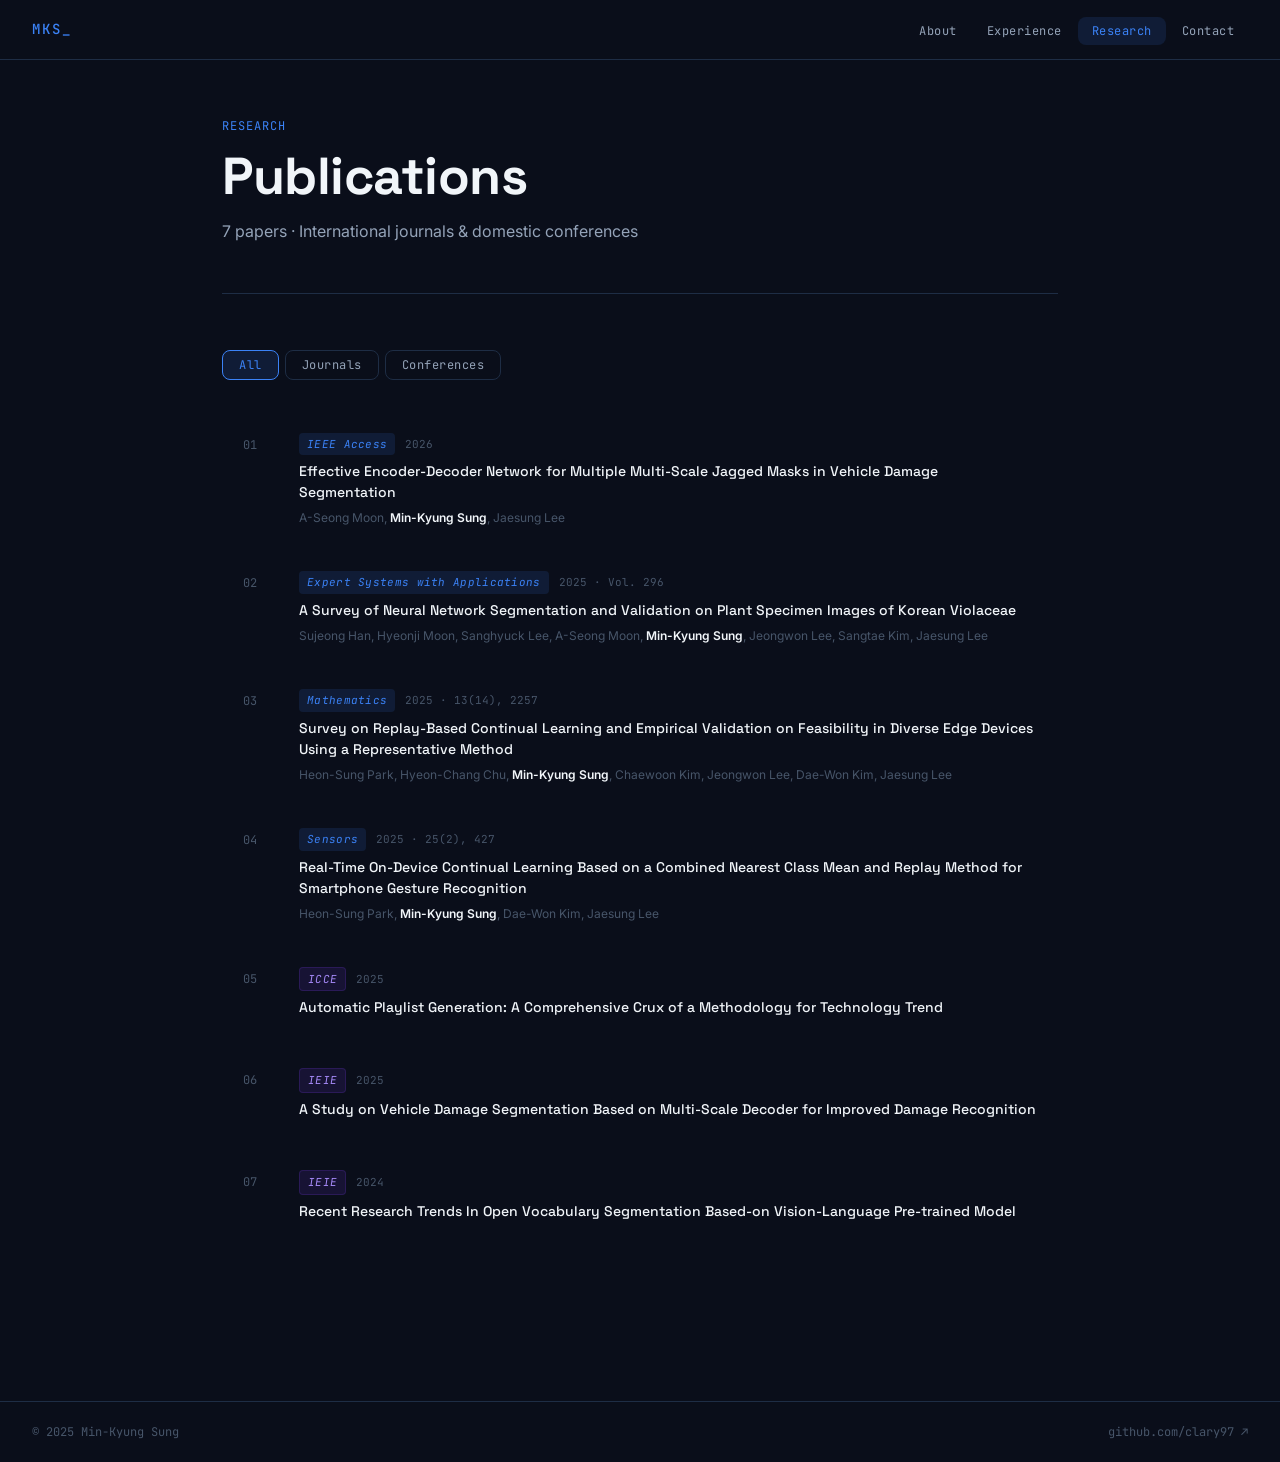
<file: portfolio_research.html>
<!DOCTYPE html>
<html lang="en">
<head>
<meta charset="UTF-8">
<meta name="viewport" content="width=device-width, initial-scale=1.0">
<title>Research — Min-Kyung Sung</title>
<link href="https://fonts.googleapis.com/css2?family=Space+Grotesk:wght@300;400;500;600;700&family=Inter:wght@300;400;500&family=JetBrains+Mono:wght@400;500&display=swap" rel="stylesheet">
<style>
/* ── TOKENS ── */
:root {
  --bg:         #0a0e1a;
  --surface:    #111827;
  --surface-2:  #1a2235;
  --border:     #1e2d45;
  --accent:     #3b82f6;
  --accent-dim: #1d4ed8;
  --accent-glow:#3b82f620;
  --text:       #f1f5f9;
  --text-mid:   #94a3b8;
  --text-faint: #475569;
  --green:      #10b981;
  --mono:       'JetBrains Mono', monospace;
  --sans:       'Inter', sans-serif;
  --display:    'Space Grotesk', sans-serif;
  --radius:     8px;
  --radius-lg:  14px;
}

*, *::before, *::after { box-sizing: border-box; margin: 0; padding: 0; }

html { scroll-behavior: smooth; }

body {
  font-family: var(--sans);
  background: var(--bg);
  color: var(--text);
  font-size: 15px;
  line-height: 1.7;
  -webkit-font-smoothing: antialiased;
  min-height: 100vh;
  display: flex;
  flex-direction: column;
}

main { flex: 1; max-width: 900px; margin: 0 auto; width: 100%; padding: 0 32px 80px; }

/* ── NAV ── */
.nav {
  display: flex;
  align-items: center;
  justify-content: space-between;
  padding: 0 32px;
  height: 60px;
  border-bottom: 1px solid var(--border);
  position: sticky;
  top: 0;
  background: var(--bg);
  z-index: 100;
  backdrop-filter: blur(8px);
}

.nav-logo {
  font-family: var(--mono);
  font-size: 14px;
  font-weight: 500;
  color: var(--accent);
  text-decoration: none;
  letter-spacing: 2px;
}

.nav-links {
  display: flex;
  gap: 2px;
  list-style: none;
}

.nav-links a {
  font-family: var(--mono);
  font-size: 12px;
  color: var(--text-mid);
  text-decoration: none;
  padding: 6px 14px;
  border-radius: var(--radius);
  transition: color 0.15s, background 0.15s;
  letter-spacing: 0.5px;
}

.nav-links a:hover { color: var(--text); background: var(--surface); }
.nav-links a.active { color: var(--accent); background: var(--accent-glow); }

.nav-toggle { display: none; background: none; border: none; color: var(--text-mid); font-size: 18px; cursor: pointer; }

/* ── CURSOR BLINK ── */
.cursor-blink {
  animation: blink 1.1s step-end infinite;
  color: var(--accent);
}
@keyframes blink { 0%, 100% { opacity: 1; } 50% { opacity: 0; } }

/* ── HERO ── */
.hero {
  padding: 80px 0 64px;
  border-bottom: 1px solid var(--border);
  margin-bottom: 64px;
}

.hero-eyebrow {
  display: flex;
  gap: 8px;
  flex-wrap: wrap;
  margin-bottom: 24px;
}

.hero-name {
  font-family: var(--display);
  font-size: clamp(40px, 7vw, 72px);
  font-weight: 700;
  line-height: 1.05;
  letter-spacing: -1px;
  color: var(--text);
  margin-bottom: 20px;
  min-height: 1.1em;
}

.hero-name .accent-char { color: var(--accent); }

.hero-sub {
  font-size: 18px;
  color: var(--text-mid);
  line-height: 1.6;
  margin-bottom: 36px;
  max-width: 480px;
}

.hero-cta {
  display: flex;
  gap: 12px;
  margin-bottom: 56px;
  flex-wrap: wrap;
}

.btn {
  font-family: var(--mono);
  font-size: 13px;
  padding: 10px 22px;
  border-radius: var(--radius);
  text-decoration: none;
  border: none;
  cursor: pointer;
  transition: all 0.15s;
  letter-spacing: 0.5px;
}

.btn-primary {
  background: var(--accent);
  color: #fff;
}
.btn-primary:hover { background: var(--accent-dim); }

.btn-ghost {
  background: transparent;
  color: var(--text-mid);
  border: 1px solid var(--border);
}
.btn-ghost:hover { border-color: var(--accent); color: var(--accent); }

.hero-stats {
  display: flex;
  align-items: center;
  gap: 32px;
}

.stat { display: flex; flex-direction: column; }
.stat-num {
  font-family: var(--display);
  font-size: 28px;
  font-weight: 700;
  color: var(--accent);
  line-height: 1;
}
.stat-label {
  font-family: var(--mono);
  font-size: 11px;
  color: var(--text-faint);
  margin-top: 4px;
  letter-spacing: 0.5px;
}
.stat-divider {
  width: 1px;
  height: 36px;
  background: var(--border);
}

/* ── SECTIONS ── */
.section {
  margin-bottom: 72px;
}

.section-label {
  font-size: 10.5px;
  color: var(--text-faint);
  letter-spacing: 3px;
  margin-bottom: 28px;
  border-bottom: 1px solid var(--border);
  padding-bottom: 10px;
}

/* ── PAGE HERO ── */
.page-hero {
  padding: 56px 0 48px;
  border-bottom: 1px solid var(--border);
  margin-bottom: 56px;
}

.page-eyebrow {
  font-size: 12px;
  color: var(--accent);
  letter-spacing: 1px;
  margin-bottom: 12px;
}

.page-title {
  font-family: var(--display);
  font-size: clamp(32px, 5vw, 52px);
  font-weight: 700;
  line-height: 1.1;
  letter-spacing: -0.5px;
}

.page-subtitle {
  font-size: 16px;
  color: var(--text-mid);
  margin-top: 12px;
}

/* ── PROFILE ── */
.profile-grid {
  display: grid;
  grid-template-columns: 1fr 260px;
  gap: 48px;
  align-items: start;
}

.profile-text p {
  color: var(--text-mid);
  margin-bottom: 14px;
  font-size: 15px;
  line-height: 1.75;
}

.profile-text em { font-style: italic; color: var(--text); }

.profile-motto {
  color: var(--text) !important;
  font-size: 14px !important;
  border-left: 2px solid var(--accent);
  padding-left: 16px !important;
  margin-top: 24px !important;
}

.profile-meta { display: flex; flex-direction: column; gap: 24px; }

.meta-block {
  border: 1px solid var(--border);
  border-radius: var(--radius-lg);
  padding: 16px 18px;
  background: var(--surface);
}

.meta-label {
  font-size: 11px;
  color: var(--accent);
  letter-spacing: 1px;
  margin-bottom: 6px;
}

.meta-value {
  font-family: var(--display);
  font-size: 15px;
  font-weight: 600;
  color: var(--text);
}

.meta-value .accent { color: var(--accent); }

.meta-sub {
  font-size: 12px;
  color: var(--text-faint);
  margin-top: 2px;
}

.gpa-badge {
  display: inline-block;
  margin-top: 8px;
  font-size: 11px;
  color: var(--accent);
  background: var(--accent-glow);
  border: 1px solid var(--accent)40;
  padding: 2px 8px;
  border-radius: 4px;
}

/* ── SKILLS ── */
.skills-grid { display: flex; flex-direction: column; gap: 16px; }

.skill-group { display: grid; grid-template-columns: 120px 1fr; gap: 16px; align-items: start; }

.skill-group-label {
  font-family: var(--mono);
  font-size: 11.5px;
  color: var(--text-faint);
  padding-top: 4px;
  letter-spacing: 0.3px;
}

.tags { display: flex; flex-wrap: wrap; gap: 6px; }

.tag {
  font-family: var(--mono);
  font-size: 11.5px;
  background: var(--surface);
  color: var(--accent);
  border: 1px solid var(--border);
  padding: 3px 10px;
  border-radius: 4px;
  letter-spacing: 0.3px;
}

.tag.tag-sm {
  font-size: 10.5px;
  padding: 2px 8px;
}

/* ── AWARDS ── */
.awards-list { display: flex; flex-direction: column; gap: 16px; }

.award-item {
  display: flex;
  justify-content: space-between;
  align-items: flex-start;
  gap: 24px;
  padding: 16px 20px;
  border: 1px solid var(--border);
  border-radius: var(--radius-lg);
  background: var(--surface);
  transition: border-color 0.15s;
}

.award-item:hover { border-color: var(--accent)60; }

.award-left { display: flex; flex-direction: column; gap: 4px; }

.award-rank {
  font-family: var(--display);
  font-size: 14px;
  font-weight: 600;
  color: var(--accent);
}

.award-desc {
  font-size: 13px;
  color: var(--text-mid);
  line-height: 1.5;
}

.award-date {
  font-size: 11px;
  color: var(--text-faint);
  white-space: nowrap;
  margin-top: 2px;
}

/* ── EXPERIENCE TIMELINE ── */
.exp-entry {
  display: grid;
  grid-template-columns: 110px 1fr;
  gap: 0 32px;
  margin-bottom: 64px;
}

.exp-entry:last-child { margin-bottom: 0; }

.exp-sidebar { display: flex; flex-direction: column; align-items: flex-end; }

.exp-period {
  font-size: 11px;
  color: var(--text-faint);
  text-align: right;
  line-height: 1.6;
  padding-top: 4px;
}

.exp-line {
  flex: 1;
  width: 1px;
  background: var(--border);
  margin: 12px 0 0;
  align-self: center;
  margin-right: -1px;
  position: relative;
}

.exp-main {}

.exp-header {
  display: flex;
  justify-content: space-between;
  align-items: flex-start;
  margin-bottom: 12px;
}

.exp-company {
  font-family: var(--display);
  font-size: 19px;
  font-weight: 600;
  color: var(--text);
}

.exp-role {
  font-size: 12px;
  color: var(--accent);
  letter-spacing: 0.5px;
  margin-top: 3px;
}

.status-badge {
  font-family: var(--mono);
  font-size: 10.5px;
  color: var(--green);
  background: #10b98120;
  border: 1px solid #10b98140;
  padding: 2px 10px;
  border-radius: 20px;
  letter-spacing: 0.5px;
}

.research-focus {
  font-size: 12px;
  color: var(--accent);
  margin-bottom: 20px;
  letter-spacing: 0.3px;
  font-style: italic;
}

.project-card {
  border: 1px solid var(--border);
  border-radius: var(--radius-lg);
  padding: 20px 22px;
  background: var(--surface);
  margin-bottom: 16px;
  transition: border-color 0.15s;
}

.project-card:hover { border-color: var(--accent)50; }
.project-card:last-child { margin-bottom: 0; }

.project-card-header {
  display: flex;
  justify-content: space-between;
  align-items: flex-start;
  gap: 16px;
  margin-bottom: 14px;
  flex-wrap: wrap;
}

.project-name {
  font-family: var(--display);
  font-size: 14px;
  font-weight: 600;
  color: var(--text);
  line-height: 1.4;
}

.project-period {
  display: block;
  font-size: 11px;
  color: var(--text-faint);
  margin-top: 3px;
}

.project-tags { display: flex; flex-wrap: wrap; gap: 5px; }

.bullet-list { list-style: none; display: flex; flex-direction: column; gap: 10px; }

.bullet-list li {
  font-size: 13px;
  color: var(--text-mid);
  line-height: 1.65;
  padding-left: 16px;
  position: relative;
}

.bullet-list li::before {
  content: '▸';
  position: absolute;
  left: 0;
  color: var(--accent);
  font-size: 11px;
  top: 3px;
}

.bullet-title {
  display: inline;
  font-weight: 600;
  color: var(--text);
  margin-right: 6px;
}

.metrics-row {
  display: flex;
  gap: 24px;
  margin-top: 16px;
  padding-top: 16px;
  border-top: 1px solid var(--border);
  flex-wrap: wrap;
}

.metric { display: flex; flex-direction: column; }

.metric-val {
  font-family: var(--display);
  font-size: 20px;
  font-weight: 700;
  color: var(--accent);
  line-height: 1;
}

.metric-label {
  font-family: var(--mono);
  font-size: 10.5px;
  color: var(--text-faint);
  margin-top: 3px;
  letter-spacing: 0.3px;
}

/* ── PUBLICATIONS ── */
.pub-filters {
  display: flex;
  gap: 6px;
  margin-bottom: 32px;
  flex-wrap: wrap;
}

.filter-btn {
  font-family: var(--mono);
  font-size: 12px;
  background: transparent;
  color: var(--text-mid);
  border: 1px solid var(--border);
  padding: 6px 16px;
  border-radius: var(--radius);
  cursor: pointer;
  transition: all 0.15s;
  letter-spacing: 0.5px;
}

.filter-btn:hover { border-color: var(--accent)60; color: var(--text); }
.filter-btn.active { background: var(--accent-glow); border-color: var(--accent)60; color: var(--accent); }

.pub-list { display: flex; flex-direction: column; gap: 2px; }

.pub-item {
  display: grid;
  grid-template-columns: 36px 1fr;
  gap: 20px;
  padding: 20px;
  border-radius: var(--radius-lg);
  border: 1px solid transparent;
  transition: all 0.15s;
  align-items: start;
}

.pub-item:hover { background: var(--surface); border-color: var(--border); }
.pub-item.hidden { display: none; }

.pub-number {
  font-size: 12px;
  color: var(--text-faint);
  padding-top: 2px;
}

.pub-venue-row {
  display: flex;
  align-items: baseline;
  gap: 10px;
  margin-bottom: 6px;
}

.pub-venue {
  font-family: var(--mono);
  font-size: 11px;
  padding: 2px 8px;
  border-radius: 4px;
  font-style: italic;
  letter-spacing: 0.3px;
}

.pub-venue.journal { background: var(--accent-glow); color: var(--accent); border: 1px solid var(--accent)30; }
.pub-venue.conference { background: #7c3aed20; color: #a78bfa; border: 1px solid #7c3aed30; }

.pub-year {
  font-size: 11px;
  color: var(--text-faint);
}

.pub-title {
  font-family: var(--display);
  font-size: 14px;
  font-weight: 500;
  color: var(--text);
  line-height: 1.5;
  margin-bottom: 6px;
}

.pub-authors {
  font-size: 12px;
  color: var(--text-faint);
  line-height: 1.5;
}

.pub-authors strong { color: var(--text); font-weight: 600; }

/* ── CONTACT ── */
.contact-section { max-width: 640px; }

.contact-grid {
  display: grid;
  grid-template-columns: repeat(3, 1fr);
  gap: 16px;
}

.contact-card {
  display: flex;
  flex-direction: column;
  align-items: flex-start;
  gap: 8px;
  padding: 24px 20px;
  border: 1px solid var(--border);
  border-radius: var(--radius-lg);
  background: var(--surface);
  text-decoration: none;
  transition: all 0.15s;
}

.contact-card:not(.no-link):hover {
  border-color: var(--accent)60;
  background: var(--surface-2);
}

.contact-icon {
  font-size: 20px;
  color: var(--accent);
  margin-bottom: 4px;
}

.contact-label {
  font-size: 11px;
  color: var(--accent);
  letter-spacing: 1px;
}

.contact-value {
  font-size: 13px;
  color: var(--text-mid);
  word-break: break-all;
}

/* ── FOOTER ── */
.footer {
  border-top: 1px solid var(--border);
  padding: 20px 32px;
  display: flex;
  justify-content: space-between;
  align-items: center;
  font-size: 12px;
  color: var(--text-faint);
}

.footer-link {
  color: var(--text-faint);
  text-decoration: none;
  transition: color 0.15s;
}

.footer-link:hover { color: var(--accent); }

/* ── UTIL ── */
.mono { font-family: var(--mono); }
.tag-pill {
  font-size: 11px;
  background: var(--surface);
  color: var(--text-mid);
  border: 1px solid var(--border);
  padding: 3px 10px;
  border-radius: 20px;
  letter-spacing: 0.3px;
}
.accent { color: var(--accent); }

/* ── RESPONSIVE ── */
@media (max-width: 680px) {
  main { padding: 0 20px 60px; }
  .nav { padding: 0 20px; }
  .nav-links { display: none; }
  .nav-links.open { display: flex; flex-direction: column; position: fixed; top: 60px; left: 0; right: 0; background: var(--bg); padding: 16px; border-bottom: 1px solid var(--border); z-index: 99; }
  .nav-toggle { display: block; }
  .profile-grid { grid-template-columns: 1fr; }
  .exp-entry { grid-template-columns: 1fr; }
  .exp-sidebar { flex-direction: row; align-items: center; gap: 12px; margin-bottom: 16px; }
  .exp-period { text-align: left; }
  .exp-line { flex: 1; height: 1px; width: auto; margin: 0; }
  .contact-grid { grid-template-columns: 1fr; }
  .hero-stats { flex-wrap: wrap; gap: 20px; }
  .footer { flex-direction: column; gap: 8px; text-align: center; }
}

</style>
</head>
<body>

<nav class="nav">
  <a href="index.html" class="nav-logo">MKS<span class="cursor-blink">_</span></a>
  <ul class="nav-links">
    <li><a href="index.html">About</a></li>
    <li><a href="experience.html">Experience</a></li>
    <li><a href="research.html" class="active">Research</a></li>
    <li><a href="contact.html">Contact</a></li>
  </ul>
  <button class="nav-toggle" aria-label="menu">☰</button>
</nav>

<main>
  <section class="page-hero">
    <div class="mono page-eyebrow">RESEARCH</div>
    <h1 class="page-title">Publications</h1>
    <p class="page-subtitle">7 papers · International journals &amp; domestic conferences</p>
  </section>

  <section class="section">
    <div class="pub-filters">
      <button class="filter-btn active" data-filter="all">All</button>
      <button class="filter-btn" data-filter="journal">Journals</button>
      <button class="filter-btn" data-filter="conference">Conferences</button>
    </div>

    <div class="pub-list">

      <!-- IEEE Access 2026 -->
      <div class="pub-item" data-type="journal">
        <div class="pub-number mono">01</div>
        <div class="pub-body">
          <div class="pub-venue-row">
            <span class="pub-venue journal">IEEE Access</span>
            <span class="pub-year mono">2026</span>
          </div>
          <h3 class="pub-title">Effective Encoder-Decoder Network for Multiple Multi-Scale Jagged Masks in Vehicle Damage Segmentation</h3>
          <div class="pub-authors">A-Seong Moon, <strong>Min-Kyung Sung</strong>, Jaesung Lee</div>
        </div>
      </div>

      <!-- Expert Systems 2025 -->
      <div class="pub-item" data-type="journal">
        <div class="pub-number mono">02</div>
        <div class="pub-body">
          <div class="pub-venue-row">
            <span class="pub-venue journal">Expert Systems with Applications</span>
            <span class="pub-year mono">2025 · Vol. 296</span>
          </div>
          <h3 class="pub-title">A Survey of Neural Network Segmentation and Validation on Plant Specimen Images of Korean Violaceae</h3>
          <div class="pub-authors">Sujeong Han, Hyeonji Moon, Sanghyuck Lee, A-Seong Moon, <strong>Min-Kyung Sung</strong>, Jeongwon Lee, Sangtae Kim, Jaesung Lee</div>
        </div>
      </div>

      <!-- Mathematics 2025 -->
      <div class="pub-item" data-type="journal">
        <div class="pub-number mono">03</div>
        <div class="pub-body">
          <div class="pub-venue-row">
            <span class="pub-venue journal">Mathematics</span>
            <span class="pub-year mono">2025 · 13(14), 2257</span>
          </div>
          <h3 class="pub-title">Survey on Replay-Based Continual Learning and Empirical Validation on Feasibility in Diverse Edge Devices Using a Representative Method</h3>
          <div class="pub-authors">Heon-Sung Park, Hyeon-Chang Chu, <strong>Min-Kyung Sung</strong>, Chaewoon Kim, Jeongwon Lee, Dae-Won Kim, Jaesung Lee</div>
        </div>
      </div>

      <!-- Sensors 2025 -->
      <div class="pub-item" data-type="journal">
        <div class="pub-number mono">04</div>
        <div class="pub-body">
          <div class="pub-venue-row">
            <span class="pub-venue journal">Sensors</span>
            <span class="pub-year mono">2025 · 25(2), 427</span>
          </div>
          <h3 class="pub-title">Real-Time On-Device Continual Learning Based on a Combined Nearest Class Mean and Replay Method for Smartphone Gesture Recognition</h3>
          <div class="pub-authors">Heon-Sung Park, <strong>Min-Kyung Sung</strong>, Dae-Won Kim, Jaesung Lee</div>
        </div>
      </div>

      <!-- ICCE 2025 -->
      <div class="pub-item" data-type="conference">
        <div class="pub-number mono">05</div>
        <div class="pub-body">
          <div class="pub-venue-row">
            <span class="pub-venue conference">ICCE</span>
            <span class="pub-year mono">2025</span>
          </div>
          <h3 class="pub-title">Automatic Playlist Generation: A Comprehensive Crux of a Methodology for Technology Trend</h3>
        </div>
      </div>

      <!-- IEIE 2025 -->
      <div class="pub-item" data-type="conference">
        <div class="pub-number mono">06</div>
        <div class="pub-body">
          <div class="pub-venue-row">
            <span class="pub-venue conference">IEIE</span>
            <span class="pub-year mono">2025</span>
          </div>
          <h3 class="pub-title">A Study on Vehicle Damage Segmentation Based on Multi-Scale Decoder for Improved Damage Recognition</h3>
        </div>
      </div>

      <!-- IEIE 2024 -->
      <div class="pub-item" data-type="conference">
        <div class="pub-number mono">07</div>
        <div class="pub-body">
          <div class="pub-venue-row">
            <span class="pub-venue conference">IEIE</span>
            <span class="pub-year mono">2024</span>
          </div>
          <h3 class="pub-title">Recent Research Trends In Open Vocabulary Segmentation Based-on Vision-Language Pre-trained Model</h3>
        </div>
      </div>

    </div>
  </section>
</main>

<footer class="footer">
  <span class="mono">© 2025 Min-Kyung Sung</span>
  <a href="https://github.com/clary97" target="_blank" class="mono footer-link">github.com/clary97 ↗</a>
</footer>

<script>
// Typewriter effect for hero name
const el = document.getElementById('hero-name');
if (el) {
  const text = 'Min-Kyung Sung';
  let i = 0;
  const type = () => {
    if (i <= text.length) {
      el.innerHTML = text.slice(0, i) + '<span class="cursor-blink">_</span>';
      i++;
      setTimeout(type, i === 1 ? 400 : 60);
    } else {
      setTimeout(() => {
        el.innerHTML = text + '<span class="accent-char">.</span>';
      }, 800);
    }
  };
  setTimeout(type, 300);
}

// Publication filter
document.querySelectorAll('.filter-btn').forEach(btn => {
  btn.addEventListener('click', () => {
    document.querySelectorAll('.filter-btn').forEach(b => b.classList.remove('active'));
    btn.classList.add('active');
    const filter = btn.dataset.filter;
    document.querySelectorAll('.pub-item').forEach(item => {
      item.classList.toggle('hidden', filter !== 'all' && item.dataset.type !== filter);
    });
  });
});

// Mobile nav toggle
const toggle = document.querySelector('.nav-toggle');
const links  = document.querySelector('.nav-links');
if (toggle && links) {
  toggle.addEventListener('click', () => links.classList.toggle('open'));
  document.addEventListener('click', e => {
    if (!toggle.contains(e.target) && !links.contains(e.target)) {
      links.classList.remove('open');
    }
  });
}

</script>
</body>
</html>
</file>
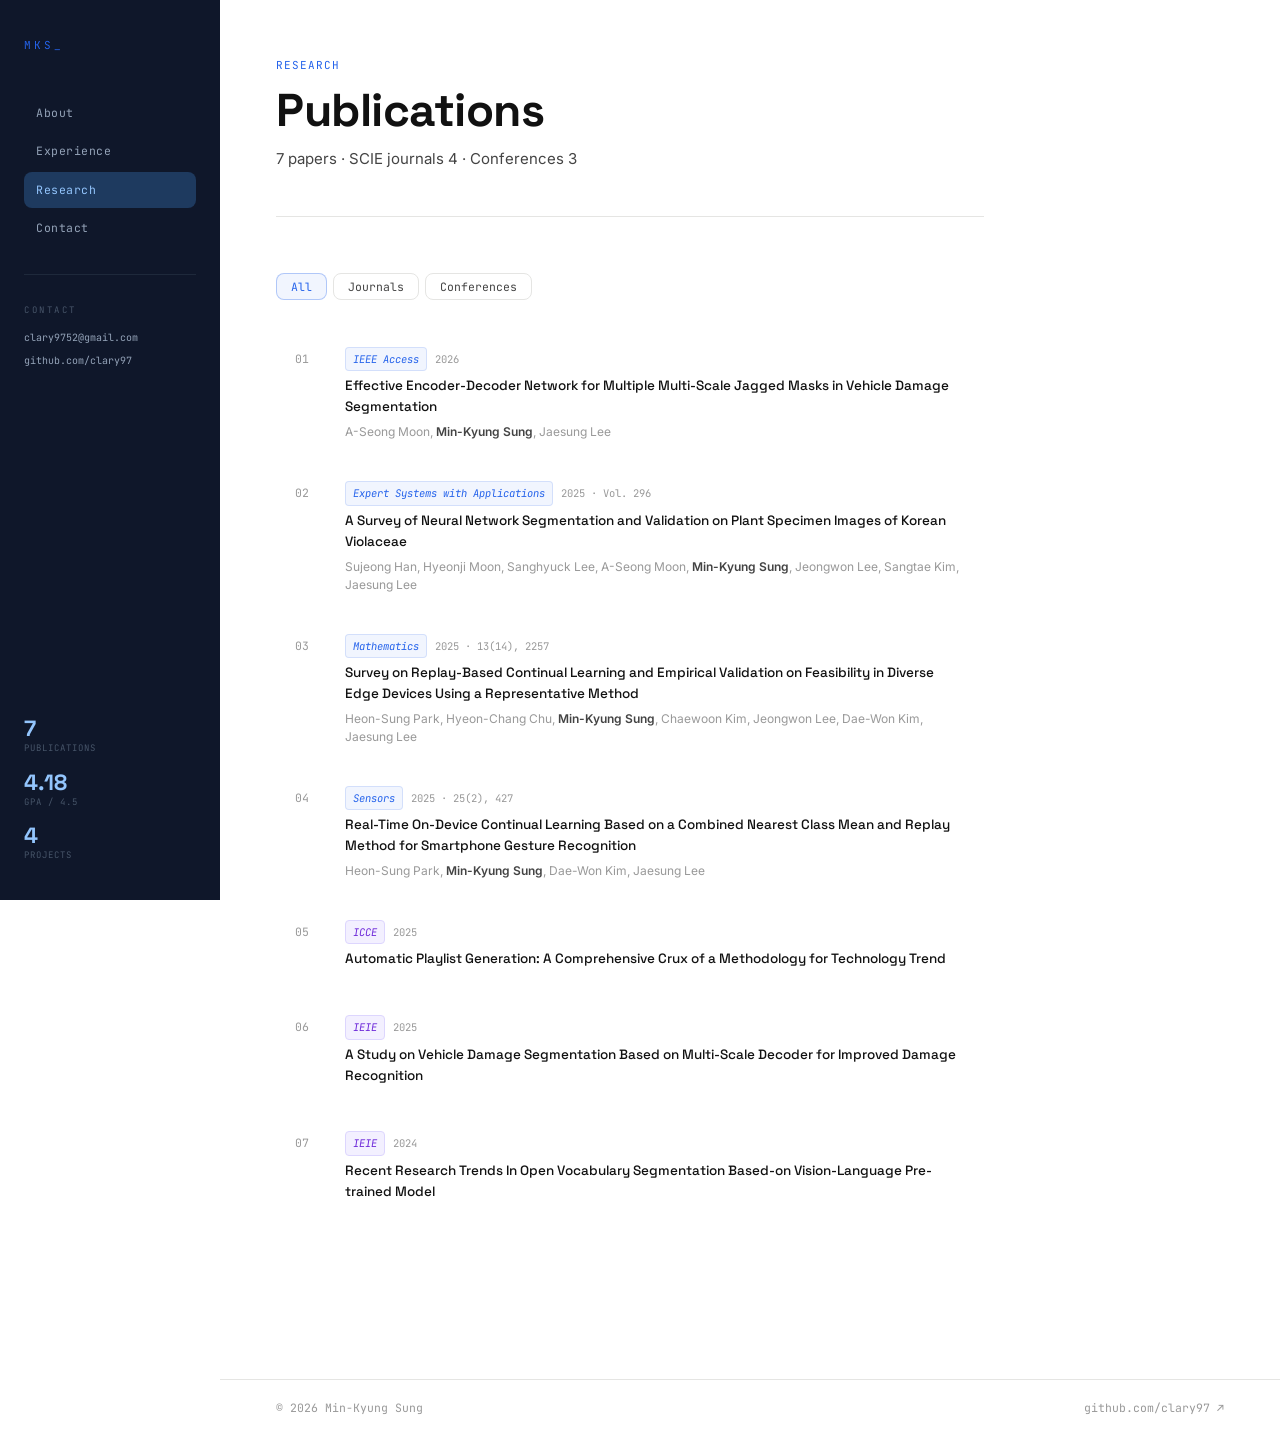
<file: research.html>
<!DOCTYPE html>
<html lang="en">
<head>
<meta charset="UTF-8">
<meta name="viewport" content="width=device-width, initial-scale=1.0">
<title>Research — Min-Kyung Sung</title>
<link href="https://fonts.googleapis.com/css2?family=Space+Grotesk:wght@400;500;600;700&family=Inter:wght@300;400;500&family=JetBrains+Mono:wght@400;500&display=swap" rel="stylesheet">
<link rel="stylesheet" href="css/main.css">
</head>
<body><aside class="sidebar">
  <a href="index.html" class="side-logo mono">MKS_</a>
  <ul class="side-nav">
    <li><a href="index.html">About</a></li>
    <li><a href="experience.html">Experience</a></li>
    <li><a href="research.html" class="active">Research</a></li>
    <li><a href="contact.html">Contact</a></li>
  </ul>
  <div class="side-divider"></div>
  <div class="side-section-label">CONTACT</div>
  <div class="side-contact">
    <a href="mailto:clary9752@gmail.com">clary9752@gmail.com</a>
    <a href="https://github.com/clary97" target="_blank">github.com/clary97</a>
  </div>
  <div class="side-stats">
    <div><div class="side-stat-num">7</div><div class="side-stat-label">PUBLICATIONS</div></div>
    <div><div class="side-stat-num">4.18</div><div class="side-stat-label">GPA / 4.5</div></div>
    <div><div class="side-stat-num">4</div><div class="side-stat-label">PROJECTS</div></div>
  </div>
</aside>
<main>
  <section class="page-hero">
    <div class="page-eyebrow mono">RESEARCH</div>
    <h1 class="page-title">Publications</h1>
    <p class="page-subtitle">7 papers · SCIE journals 4 · Conferences 3</p>
  </section>
  <section class="section">
    <div class="pub-filters">
      <button class="filter-btn active" data-filter="all">All</button>
      <button class="filter-btn" data-filter="journal">Journals</button>
      <button class="filter-btn" data-filter="conference">Conferences</button>
    </div>
    <div class="pub-list">
      <div class="pub-item" data-type="journal">
        <div class="pub-number mono">01</div>
        <div class="pub-body">
          <div class="pub-venue-row"><span class="pub-venue journal">IEEE Access</span><span class="pub-year mono">2026</span></div>
          <h3 class="pub-title">Effective Encoder-Decoder Network for Multiple Multi-Scale Jagged Masks in Vehicle Damage Segmentation</h3>
          <div class="pub-authors">A-Seong Moon, <strong>Min-Kyung Sung</strong>, Jaesung Lee</div>
        </div>
      </div>
      <div class="pub-item" data-type="journal">
        <div class="pub-number mono">02</div>
        <div class="pub-body">
          <div class="pub-venue-row"><span class="pub-venue journal">Expert Systems with Applications</span><span class="pub-year mono">2025 · Vol. 296</span></div>
          <h3 class="pub-title">A Survey of Neural Network Segmentation and Validation on Plant Specimen Images of Korean Violaceae</h3>
          <div class="pub-authors">Sujeong Han, Hyeonji Moon, Sanghyuck Lee, A-Seong Moon, <strong>Min-Kyung Sung</strong>, Jeongwon Lee, Sangtae Kim, Jaesung Lee</div>
        </div>
      </div>
      <div class="pub-item" data-type="journal">
        <div class="pub-number mono">03</div>
        <div class="pub-body">
          <div class="pub-venue-row"><span class="pub-venue journal">Mathematics</span><span class="pub-year mono">2025 · 13(14), 2257</span></div>
          <h3 class="pub-title">Survey on Replay-Based Continual Learning and Empirical Validation on Feasibility in Diverse Edge Devices Using a Representative Method</h3>
          <div class="pub-authors">Heon-Sung Park, Hyeon-Chang Chu, <strong>Min-Kyung Sung</strong>, Chaewoon Kim, Jeongwon Lee, Dae-Won Kim, Jaesung Lee</div>
        </div>
      </div>
      <div class="pub-item" data-type="journal">
        <div class="pub-number mono">04</div>
        <div class="pub-body">
          <div class="pub-venue-row"><span class="pub-venue journal">Sensors</span><span class="pub-year mono">2025 · 25(2), 427</span></div>
          <h3 class="pub-title">Real-Time On-Device Continual Learning Based on a Combined Nearest Class Mean and Replay Method for Smartphone Gesture Recognition</h3>
          <div class="pub-authors">Heon-Sung Park, <strong>Min-Kyung Sung</strong>, Dae-Won Kim, Jaesung Lee</div>
        </div>
      </div>
      <div class="pub-item" data-type="conference">
        <div class="pub-number mono">05</div>
        <div class="pub-body">
          <div class="pub-venue-row"><span class="pub-venue conference">ICCE</span><span class="pub-year mono">2025</span></div>
          <h3 class="pub-title">Automatic Playlist Generation: A Comprehensive Crux of a Methodology for Technology Trend</h3>
        </div>
      </div>
      <div class="pub-item" data-type="conference">
        <div class="pub-number mono">06</div>
        <div class="pub-body">
          <div class="pub-venue-row"><span class="pub-venue conference">IEIE</span><span class="pub-year mono">2025</span></div>
          <h3 class="pub-title">A Study on Vehicle Damage Segmentation Based on Multi-Scale Decoder for Improved Damage Recognition</h3>
        </div>
      </div>
      <div class="pub-item" data-type="conference">
        <div class="pub-number mono">07</div>
        <div class="pub-body">
          <div class="pub-venue-row"><span class="pub-venue conference">IEIE</span><span class="pub-year mono">2024</span></div>
          <h3 class="pub-title">Recent Research Trends In Open Vocabulary Segmentation Based-on Vision-Language Pre-trained Model</h3>
        </div>
      </div>
    </div>
  </section>
</main>
<footer class="footer">
  <span class="mono">© 2026 Min-Kyung Sung</span>
  <a href="https://github.com/clary97" target="_blank" class="mono footer-link">github.com/clary97 ↗</a>
</footer>
<script src="js/main.js"></script>
</body>
</html>
</file>
<file: css/main.css>
/* ── TOKENS ── */
:root {
  --bg:          #ffffff;
  --surface:     #f7f7f5;
  --surface-2:   #efefed;
  --border:      #e5e5e3;
  --accent:      #2563eb;
  --accent-dim:  #1d4ed8;
  --accent-glow: #2563eb10;
  --text:        #111111;
  --text-mid:    #444444;
  --text-faint:  #999999;
  --green:       #16a34a;
  --side-bg:     #0f172a;   /* 사이드바 배경 */
  --side-text:   #f1f5f9;
  --side-mid:    #94a3b8;
  --side-faint:  #475569;
  --side-border: #1e293b;
  --mono:        'JetBrains Mono', monospace;
  --sans:        'Inter', sans-serif;
  --display:     'Space Grotesk', sans-serif;
  --radius:      8px;
  --radius-lg:   14px;
  --side-w:      220px;
}

*, *::before, *::after { box-sizing: border-box; margin: 0; padding: 0; }
html { scroll-behavior: smooth; }

/* ── 전체 레이아웃: 사이드바 + 메인 ── */
body {
  font-family: var(--sans);
  background: var(--bg);
  color: var(--text);
  font-size: 16px;
  line-height: 1.75;
  -webkit-font-smoothing: antialiased;
  display: grid;
  grid-template-columns: var(--side-w) 1fr;
  min-height: 100vh;
}

/* ── SIDEBAR ── */
.sidebar {
  background: var(--side-bg);
  position: fixed;
  top: 0; left: 0;
  width: var(--side-w);
  height: 100vh;
  display: flex;
  flex-direction: column;
  padding: 36px 24px;
  overflow-y: auto;
  z-index: 100;
}

.side-logo {
  font-family: var(--mono);
  font-size: 11px;
  color: var(--accent);
  letter-spacing: 3px;
  text-decoration: none;
  margin-bottom: 40px;
}

.side-nav {
  display: flex;
  flex-direction: column;
  gap: 2px;
  list-style: none;
}

.side-nav a {
  display: block;
  font-family: var(--mono);
  font-size: 11.5px;
  color: var(--side-mid);
  text-decoration: none;
  padding: 8px 12px;
  border-radius: var(--radius);
  letter-spacing: 0.5px;
  transition: color 0.15s, background 0.15s;
}

.side-nav a:hover  { color: var(--side-text); background: var(--side-border); }
.side-nav a.active { color: #93c5fd; background: #1e3a5f; }

/* 구분선 */
.side-divider {
  height: 1px;
  background: var(--side-border);
  margin: 28px 0;
}

.side-section-label {
  font-family: var(--mono);
  font-size: 9px;
  color: var(--side-faint);
  letter-spacing: 2.5px;
  margin-bottom: 10px;
}

.side-contact { display: flex; flex-direction: column; gap: 6px; }

.side-contact a,
.side-contact span {
  font-family: var(--mono);
  font-size: 10px;
  color: var(--side-mid);
  text-decoration: none;
  word-break: break-all;
  transition: color 0.15s;
}
.side-contact a:hover { color: var(--side-text); }

/* 사이드바 하단 핵심 수치 */
.side-stats { display: flex; flex-direction: column; gap: 14px; margin-top: auto; padding-top: 28px; }

.side-stat-num {
  font-family: var(--display);
  font-size: 22px;
  font-weight: 700;
  color: #93c5fd;
  line-height: 1;
}
.side-stat-label {
  font-family: var(--mono);
  font-size: 9px;
  color: var(--side-faint);
  letter-spacing: 1px;
  margin-top: 2px;
}

/* ── MAIN (우측 스크롤 영역) ── */
main {
  grid-column: 2;
  padding: 0 56px 80px;
  max-width: 820px;
}

/* ── HERO: 이름 크게 ── */
.hero {
  padding: 64px 0 56px;
  border-bottom: 1px solid var(--border);
  margin-bottom: 64px;
}

.hero-eyebrow {
  display: flex;
  gap: 8px;
  flex-wrap: wrap;
  margin-bottom: 20px;
}

.hero-name {
  font-family: var(--display);
  font-size: clamp(48px, 7vw, 80px);   /* C처럼 크게 */
  font-weight: 700;
  line-height: 1.0;
  letter-spacing: -2px;
  color: var(--text);
  margin-bottom: 20px;
  min-height: 1.1em;
}

.hero-name .accent-char { color: var(--accent); }

.hero-sub {
  font-size: 17px;
  color: var(--text-mid);
  line-height: 1.65;
  margin-bottom: 32px;
  max-width: 520px;
}

.hero-cta {
  display: flex;
  gap: 12px;
  flex-wrap: wrap;
}

.btn {
  font-family: var(--mono);
  font-size: 12.5px;
  padding: 9px 20px;
  border-radius: var(--radius);
  text-decoration: none;
  border: none;
  cursor: pointer;
  transition: all 0.15s;
  letter-spacing: 0.5px;
}
.btn-primary { background: var(--accent); color: #fff; }
.btn-primary:hover { background: var(--accent-dim); }
.btn-ghost {
  background: transparent;
  color: var(--text-mid);
  border: 1px solid var(--border);
}
.btn-ghost:hover { border-color: var(--accent); color: var(--accent); }

/* ── SECTIONS ── */
.section { margin-bottom: 72px; }

.section-label {
  font-size: 10px;
  color: var(--text-faint);
  letter-spacing: 3px;
  margin-bottom: 28px;
  border-bottom: 1px solid var(--border);
  padding-bottom: 10px;
}

/* ── PAGE HERO (내부 페이지용) ── */
.page-hero {
  padding: 56px 0 44px;
  border-bottom: 1px solid var(--border);
  margin-bottom: 56px;
}
.page-eyebrow {
  font-size: 11px;
  color: var(--accent);
  letter-spacing: 1px;
  margin-bottom: 10px;
}
.page-title {
  font-family: var(--display);
  font-size: clamp(30px, 4vw, 46px);
  font-weight: 700;
  line-height: 1.1;
  letter-spacing: -0.5px;
}
.page-subtitle {
  font-size: 15px;
  color: var(--text-mid);
  margin-top: 10px;
}

/* ── PROFILE ── */
.profile-grid {
  display: grid;
  grid-template-columns: 1fr 240px;
  gap: 48px;
  align-items: start;
}

.profile-text p {
  color: var(--text-mid);
  margin-bottom: 16px;
  font-size: 15.5px;
  line-height: 1.85;
}
.profile-text em { font-style: italic; color: var(--text); }

.profile-motto {
  color: var(--text) !important;
  font-size: 14.5px !important;
  border-left: 2px solid var(--accent);
  padding-left: 16px !important;
  margin-top: 24px !important;
}

.profile-meta { display: flex; flex-direction: column; gap: 20px; }

.meta-block {
  border: 1px solid var(--border);
  border-radius: var(--radius-lg);
  padding: 14px 16px;
  background: var(--surface);
}
.meta-label {
  font-size: 10px;
  color: var(--accent);
  letter-spacing: 1px;
  margin-bottom: 5px;
}
.meta-value {
  font-family: var(--display);
  font-size: 14.5px;
  font-weight: 600;
  color: var(--text);
}
.meta-value .accent { color: var(--accent); }
.meta-sub {
  font-size: 12px;
  color: var(--text-faint);
  margin-top: 2px;
}
.gpa-badge {
  display: inline-block;
  margin-top: 7px;
  font-size: 10.5px;
  color: var(--accent);
  background: var(--accent-glow);
  border: 1px solid #2563eb25;
  padding: 2px 8px;
  border-radius: 4px;
}

/* ── SKILLS ── */
.skills-grid { display: flex; flex-direction: column; gap: 14px; }
.skill-group { display: grid; grid-template-columns: 110px 1fr; gap: 14px; align-items: start; }
.skill-group-label {
  font-family: var(--mono);
  font-size: 11px;
  color: var(--text-faint);
  padding-top: 4px;
}
.tags { display: flex; flex-wrap: wrap; gap: 6px; }
.tag {
  font-family: var(--mono);
  font-size: 11px;
  background: var(--surface);
  color: var(--text-mid);
  border: 1px solid var(--border);
  padding: 3px 10px;
  border-radius: 4px;
}
.tag.tag-sm { font-size: 10px; padding: 2px 8px; }

/* ── AWARDS ── */
.awards-list { display: flex; flex-direction: column; gap: 12px; }
.award-item {
  display: flex;
  justify-content: space-between;
  align-items: flex-start;
  gap: 20px;
  padding: 14px 18px;
  border: 1px solid var(--border);
  border-radius: var(--radius-lg);
  background: var(--surface);
  transition: border-color 0.15s;
}
.award-item:hover { border-color: #2563eb50; }
.award-left { display: flex; flex-direction: column; gap: 4px; }
.award-rank {
  font-family: var(--display);
  font-size: 13.5px;
  font-weight: 600;
  color: var(--accent);
}
.award-desc { font-size: 13px; color: var(--text-mid); line-height: 1.55; }
.award-date { font-size: 10.5px; color: var(--text-faint); white-space: nowrap; margin-top: 2px; }

/* ── EXPERIENCE ── */
.exp-entry {
  display: grid;
  grid-template-columns: 100px 1fr;
  gap: 0 28px;
  margin-bottom: 60px;
}
.exp-entry:last-child { margin-bottom: 0; }
.exp-sidebar { display: flex; flex-direction: column; align-items: flex-end; }
.exp-period {
  font-size: 10.5px;
  color: var(--text-faint);
  text-align: right;
  line-height: 1.6;
  padding-top: 4px;
}
.exp-line {
  flex: 1; width: 1px;
  background: var(--border);
  margin: 10px 0 0;
  align-self: center;
  margin-right: -1px;
}
.exp-header {
  display: flex;
  justify-content: space-between;
  align-items: flex-start;
  margin-bottom: 10px;
}
.exp-company {
  font-family: var(--display);
  font-size: 18px;
  font-weight: 600;
  color: var(--text);
}
.exp-role {
  font-size: 11.5px;
  color: var(--accent);
  letter-spacing: 0.5px;
  margin-top: 2px;
}
.status-badge {
  font-family: var(--mono);
  font-size: 10px;
  color: #16a34a;
  background: #f0fdf4;
  border: 1px solid #bbf7d0;
  padding: 2px 10px;
  border-radius: 20px;
}
.research-focus {
  font-size: 11.5px;
  color: var(--accent);
  margin-bottom: 18px;
  font-style: italic;
}
.project-card {
  border: 1px solid var(--border);
  border-radius: var(--radius-lg);
  padding: 18px 20px;
  background: var(--surface);
  margin-bottom: 12px;
  transition: border-color 0.15s;
}
.project-card:hover { border-color: #2563eb50; }
.project-card:last-child { margin-bottom: 0; }
.project-card-header {
  display: flex;
  justify-content: space-between;
  align-items: flex-start;
  gap: 14px;
  margin-bottom: 12px;
  flex-wrap: wrap;
}
.project-name {
  font-family: var(--display);
  font-size: 13.5px;
  font-weight: 600;
  color: var(--text);
  line-height: 1.4;
}
.project-period {
  display: block;
  font-size: 10.5px;
  color: var(--text-faint);
  margin-top: 2px;
}
.project-tags { display: flex; flex-wrap: wrap; gap: 4px; }
.bullet-list { list-style: none; display: flex; flex-direction: column; gap: 10px; }
.bullet-list li {
  font-size: 13.5px;
  color: var(--text-mid);
  line-height: 1.7;
  padding-left: 16px;
  position: relative;
}
.bullet-list li::before {
  content: '▸';
  position: absolute;
  left: 0;
  color: var(--accent);
  font-size: 10px;
  top: 4px;
}
.bullet-title {
  display: inline;
  font-weight: 600;
  color: var(--text);
  margin-right: 6px;
}
.metrics-row {
  display: flex;
  gap: 24px;
  margin-top: 14px;
  padding-top: 14px;
  border-top: 1px solid var(--border);
  flex-wrap: wrap;
}
.metric { display: flex; flex-direction: column; }
.metric-val {
  font-family: var(--display);
  font-size: 19px;
  font-weight: 700;
  color: var(--accent);
  line-height: 1;
}
.metric-label {
  font-family: var(--mono);
  font-size: 10px;
  color: var(--text-faint);
  margin-top: 3px;
  letter-spacing: 0.3px;
}

/* ── PUBLICATIONS ── */
.pub-filters { display: flex; gap: 6px; margin-bottom: 28px; flex-wrap: wrap; }
.filter-btn {
  font-family: var(--mono);
  font-size: 11.5px;
  background: transparent;
  color: var(--text-mid);
  border: 1px solid var(--border);
  padding: 5px 14px;
  border-radius: var(--radius);
  cursor: pointer;
  transition: all 0.15s;
}
.filter-btn:hover { border-color: #2563eb50; color: var(--text); }
.filter-btn.active { background: var(--accent-glow); border-color: #2563eb50; color: var(--accent); }
.pub-list { display: flex; flex-direction: column; gap: 2px; }
.pub-item {
  display: grid;
  grid-template-columns: 32px 1fr;
  gap: 18px;
  padding: 18px;
  border-radius: var(--radius-lg);
  border: 1px solid transparent;
  transition: all 0.15s;
  align-items: start;
}
.pub-item:hover { background: var(--surface); border-color: var(--border); }
.pub-item.hidden { display: none; }
.pub-number { font-size: 11.5px; color: var(--text-faint); padding-top: 2px; }
.pub-venue-row { display: flex; align-items: baseline; gap: 8px; margin-bottom: 5px; }
.pub-venue {
  font-family: var(--mono);
  font-size: 10.5px;
  padding: 2px 7px;
  border-radius: 4px;
  font-style: italic;
}
.pub-venue.journal   { background: var(--accent-glow); color: var(--accent); border: 1px solid #2563eb25; }
.pub-venue.conference{ background: #f3f0ff; color: #6d28d9; border: 1px solid #ddd6fe; }
.pub-year { font-size: 10.5px; color: var(--text-faint); }
.pub-title {
  font-family: var(--display);
  font-size: 13.5px;
  font-weight: 500;
  color: var(--text);
  line-height: 1.55;
  margin-bottom: 5px;
}
.pub-authors { font-size: 12px; color: var(--text-faint); line-height: 1.5; }
.pub-authors strong { color: var(--text-mid); font-weight: 600; }

/* ── CONTACT ── */
.contact-section { max-width: 580px; }
.contact-grid { display: grid; grid-template-columns: repeat(2, 1fr); gap: 14px; }
.contact-card {
  display: flex;
  flex-direction: column;
  align-items: flex-start;
  gap: 7px;
  padding: 20px 18px;
  border: 1px solid var(--border);
  border-radius: var(--radius-lg);
  background: var(--surface);
  text-decoration: none;
  transition: all 0.15s;
}
.contact-card:not(.no-link):hover { border-color: #2563eb50; background: var(--surface-2); }
.contact-icon { font-size: 18px; color: var(--accent); margin-bottom: 2px; }
.contact-label { font-size: 10px; color: var(--accent); letter-spacing: 1px; }
.contact-value { font-size: 12.5px; color: var(--text-mid); word-break: break-all; }

/* ── FOOTER ── */
.footer {
  border-top: 1px solid var(--border);
  padding: 18px 56px;
  display: flex;
  justify-content: space-between;
  align-items: center;
  font-size: 11.5px;
  color: var(--text-faint);
  grid-column: 2;
}
.footer-link { color: var(--text-faint); text-decoration: none; transition: color 0.15s; }
.footer-link:hover { color: var(--accent); }

/* ── UTIL ── */
.mono { font-family: var(--mono); }
.tag-pill {
  font-size: 10.5px;
  background: var(--surface);
  color: var(--text-mid);
  border: 1px solid var(--border);
  padding: 3px 10px;
  border-radius: 20px;
}
.accent { color: var(--accent); }
.cursor-blink { animation: blink 1.1s step-end infinite; color: var(--accent); }
@keyframes blink { 0%,100%{opacity:1} 50%{opacity:0} }

/* ── RESPONSIVE ── */
@media (max-width: 768px) {
  body { grid-template-columns: 1fr; }
  .sidebar {
    position: static;
    width: 100%;
    height: auto;
    flex-direction: row;
    align-items: center;
    padding: 0 20px;
    height: 56px;
    border-bottom: 1px solid var(--side-border);
  }
  .side-logo { margin-bottom: 0; margin-right: 20px; }
  .side-nav { flex-direction: row; gap: 0; }
  .side-nav a { padding: 6px 10px; font-size: 10.5px; }
  .side-divider, .side-section-label, .side-contact, .side-stats { display: none; }
  main { grid-column: 1; padding: 0 20px 60px; }
  .profile-grid { grid-template-columns: 1fr; }
  .exp-entry { grid-template-columns: 1fr; }
  .exp-sidebar { flex-direction: row; align-items: center; gap: 10px; margin-bottom: 12px; }
  .exp-period { text-align: left; }
  .exp-line { flex:1; height:1px; width:auto; margin:0; }
  .contact-grid { grid-template-columns: 1fr; }
  .footer { grid-column: 1; padding: 16px 20px; flex-direction: column; gap: 6px; }
}
</file>
